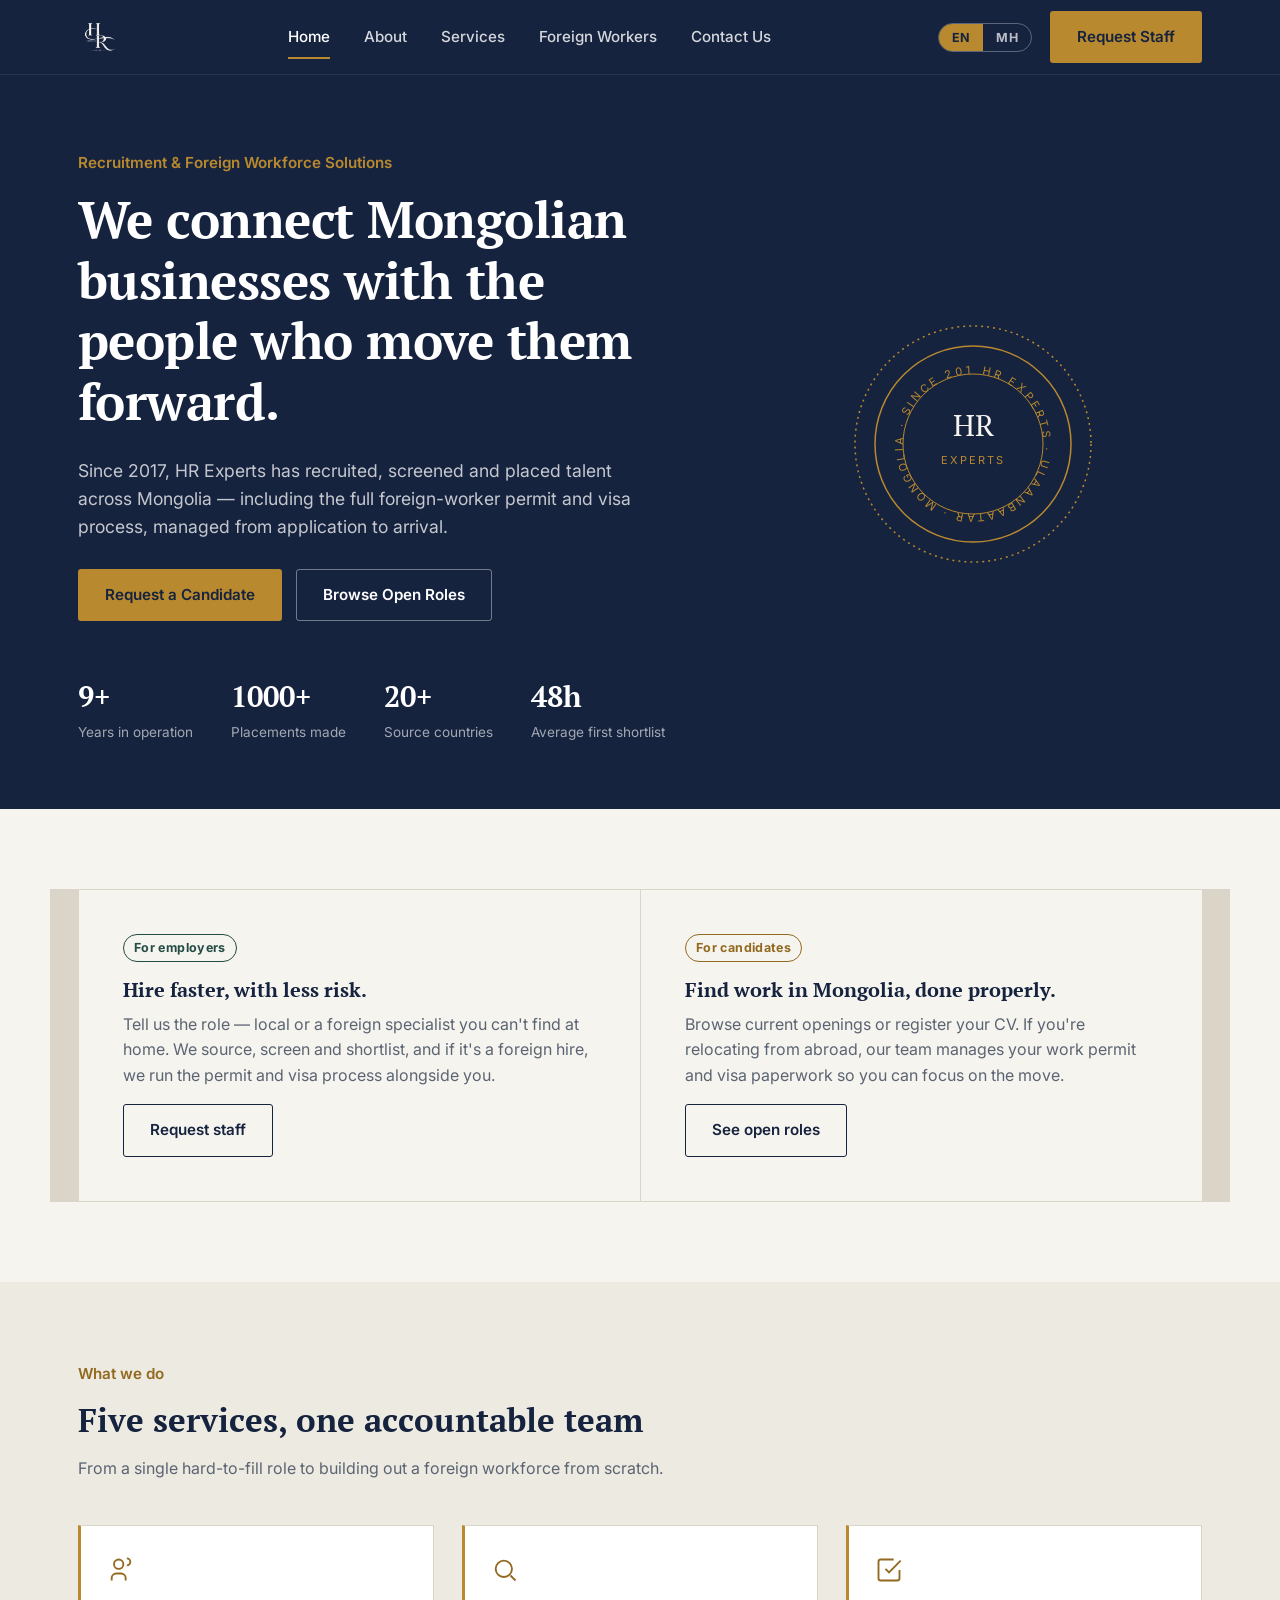
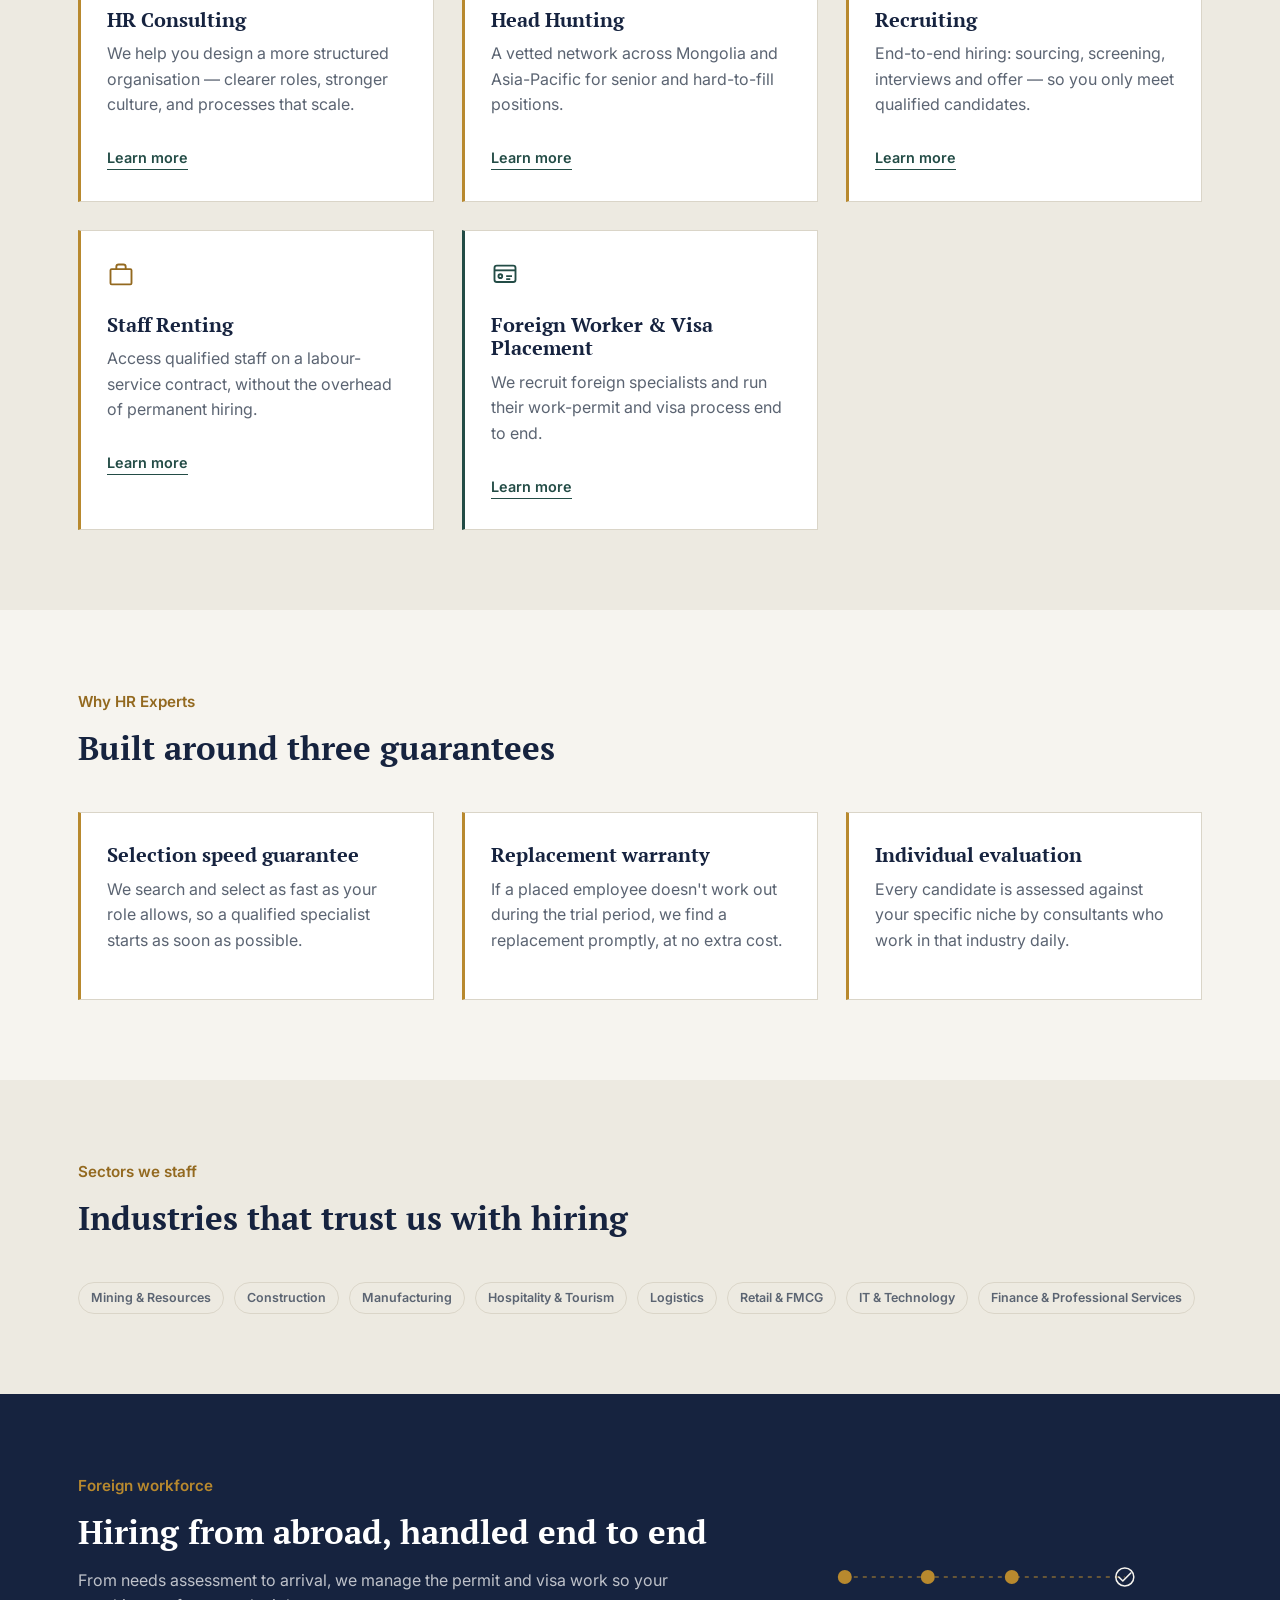
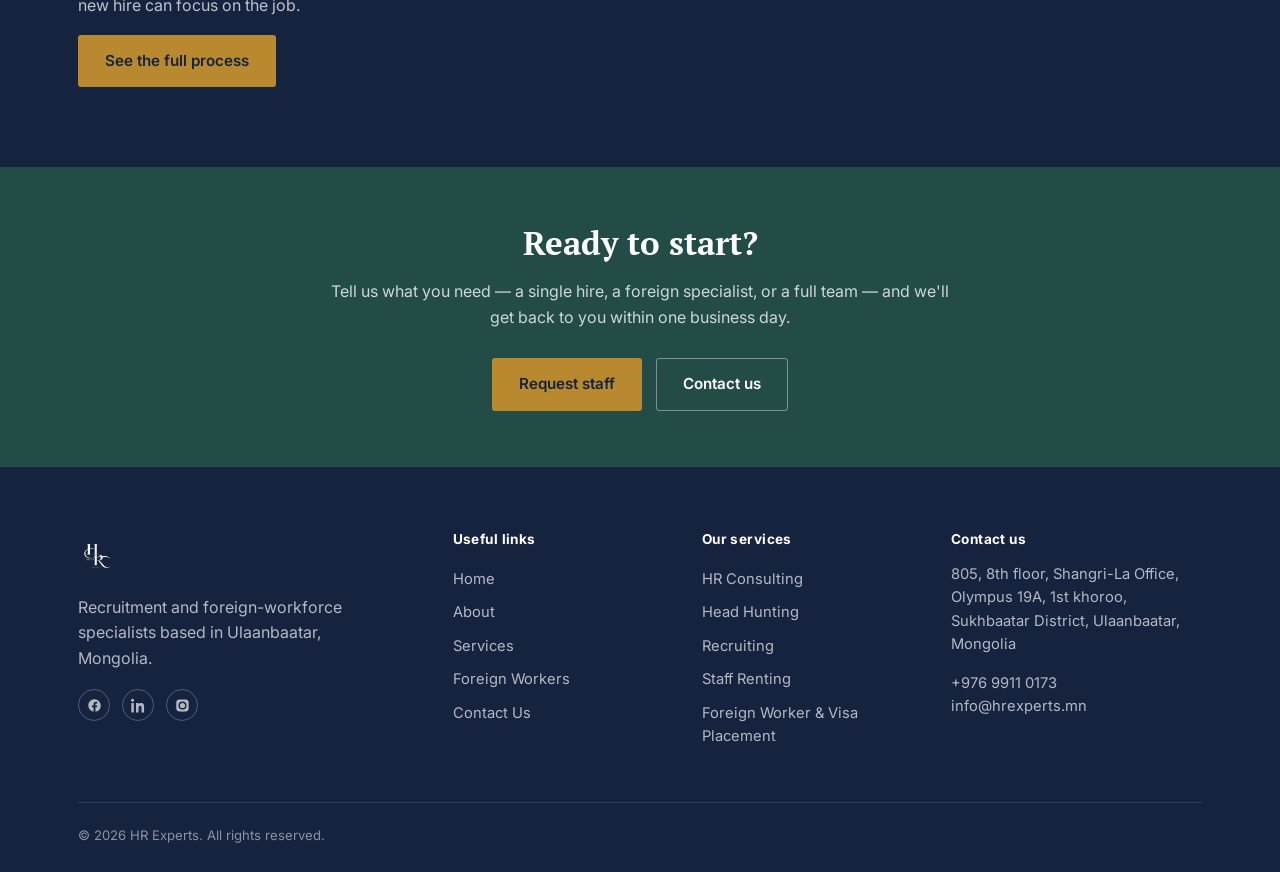
<file: index.html>
<!doctype html>
<html lang="en">
<head>
<meta charset="utf-8">
<meta name="viewport" content="width=device-width, initial-scale=1.0">
<title>HR Experts — Recruitment & Foreign Workforce Solutions, Mongolia</title>
<meta name="description" content="HR Experts is a Mongolian recruitment agency providing HR consulting, head hunting, recruiting, staff renting, and end-to-end foreign worker permit & visa placement.">
<link rel="preconnect" href="https://fonts.googleapis.com">
<link href="https://fonts.googleapis.com/css2?family=PT+Serif:wght@400;700&family=Inter:wght@400;500;600;700&display=swap" rel="stylesheet">
<link rel="icon" href="assets/img/favicon-32.png" sizes="32x32" type="image/png">
<link rel="icon" href="assets/img/favicon-512.png" sizes="512x512" type="image/png">
<link rel="apple-touch-icon" href="assets/img/favicon-180.png">
<meta name="theme-color" content="#16233F">
<link rel="stylesheet" href="assets/css/style.css">
</head>
<body>

<header class="site-header">
  <div class="container">
    <a href="index.html" class="logo"><img src="assets/img/logo-white.png" alt="HR Experts" width="140" height="145"></a>
    <nav class="nav">
      <a href="index.html" class="active" data-i18n="nav.home">Home</a>
      <a href="about.html" data-i18n="nav.about">About</a>
      <a href="services.html" data-i18n="nav.services">Services</a>
      <a href="foreign-workers.html" data-i18n="nav.fw">Foreign Workers</a>
      <a href="contact.html" data-i18n="nav.contact">Contact Us</a>
    </nav>
    <div class="header-right">
      <div class="lang-toggle">
        <button data-lang="en">EN</button>
        <button data-lang="mn">МН</button>
      </div>
      <a href="foreign-workers.html#employer-form" class="btn btn-primary" data-i18n="nav.cta">Request Staff</a>
      <button class="nav-toggle" aria-label="Menu">&#9776;</button>
    </div>
  </div>
</header>

<section class="hero">
  <div class="container">
    <div>
      <div class="hero-eyebrow" data-i18n="home.hero.eyebrow">Recruitment & Foreign Workforce Solutions</div>
      <h1 data-i18n="home.hero.h1">We connect Mongolian businesses with the people who move them forward.</h1>
      <p class="lead" data-i18n="home.hero.lead">Since 2017, HR Experts has recruited, screened and placed talent across Mongolia — including the full foreign-worker permit and visa process, managed from application to arrival.</p>
      <div class="hero-ctas">
        <a href="foreign-workers.html#employer-form" class="btn btn-primary" data-i18n="home.hero.cta1">Request a Candidate</a>
        <a href="foreign-workers.html#jobs" class="btn btn-ghost" data-i18n="home.hero.cta2">Browse Open Roles</a>
      </div>
      <div class="hero-stats">
        <div class="stat"><b data-i18n="home.stat1.n">9+</b><span data-i18n="home.stat1.l">Years in operation</span></div>
        <div class="stat"><b data-i18n="home.stat2.n">1000+</b><span data-i18n="home.stat2.l">Placements made</span></div>
        <div class="stat"><b data-i18n="home.stat3.n">20+</b><span data-i18n="home.stat3.l">Source countries</span></div>
        <div class="stat"><b data-i18n="home.stat4.n">48h</b><span data-i18n="home.stat4.l">Average first shortlist</span></div>
      </div>
    </div>
    <div class="hero-seal" aria-hidden="true">
      <svg width="240" height="240" viewBox="0 0 240 240" fill="none" xmlns="http://www.w3.org/2000/svg">
        <circle cx="120" cy="120" r="118" stroke="#B8892E" stroke-width="1.5" stroke-dasharray="2 4"/>
        <circle cx="120" cy="120" r="98" stroke="#B8892E" stroke-width="1.5"/>
        <circle cx="120" cy="120" r="70" stroke="#B8892E" stroke-width="1"/>
        <path id="ring" d="M120,50 a70,70 0 1,1 -0.1,0" fill="none"/>
        <text font-family="Inter, sans-serif" font-size="11" letter-spacing="3" fill="#B8892E">
          <textPath href="#ring" startOffset="2%">HR EXPERTS · ULAANBAATAR · MONGOLIA · SINCE 2017 ·</textPath>
        </text>
        <text x="120" y="112" text-anchor="middle" font-family="PT Serif, serif" font-size="30" fill="#F6F4EF">HR</text>
        <text x="120" y="140" text-anchor="middle" font-family="Inter, sans-serif" font-size="11" letter-spacing="2" fill="#B8892E">EXPERTS</text>
      </svg>
    </div>
  </div>
</section>

<section>
  <div class="container split" style="border:1px solid var(--line);">
    <div class="split-panel">
      <span class="tag" data-i18n="home.split.tag1">For employers</span>
      <h3 data-i18n="home.split.h1">Hire faster, with less risk.</h3>
      <p data-i18n="home.split.p1">Tell us the role — local or a foreign specialist you can't find at home. We source, screen and shortlist, and if it's a foreign hire, we run the permit and visa process alongside you.</p>
      <a href="foreign-workers.html#employer-form" class="btn btn-outline" data-i18n="home.split.cta1">Request staff</a>
    </div>
    <div class="split-panel">
      <span class="tag" data-i18n="home.split.tag2">For candidates</span>
      <h3 data-i18n="home.split.h2">Find work in Mongolia, done properly.</h3>
      <p data-i18n="home.split.p2">Browse current openings or register your CV. If you're relocating from abroad, our team manages your work permit and visa paperwork so you can focus on the move.</p>
      <a href="foreign-workers.html#jobs" class="btn btn-outline" data-i18n="home.split.cta2">See open roles</a>
    </div>
  </div>
</section>

<section class="alt">
  <div class="container">
    <div class="section-head">
      <div class="hero-eyebrow" style="color:var(--brass-dark)" data-i18n="home.services.eyebrow">What we do</div>
      <h2 data-i18n="home.services.h2">Five services, one accountable team</h2>
      <p data-i18n="home.services.p">From a single hard-to-fill role to building out a foreign workforce from scratch.</p>
    </div>
    <div class="grid grid-3">
      <div class="panel">
        <div class="icon"><svg width="28" height="28" viewBox="0 0 24 24" fill="none" stroke="currentColor" stroke-width="1.6"><path d="M4 21v-2a4 4 0 0 1 4-4h4a4 4 0 0 1 4 4v2"/><circle cx="10" cy="7" r="4"/><path d="M17 8a3 3 0 1 0 0-6"/></svg></div>
        <h3 data-i18n="home.s1.h">HR Consulting</h3>
        <p data-i18n="home.s1.p">We help you design a more structured organisation — clearer roles, stronger culture, and processes that scale.</p>
        <a class="more" href="services.html" data-i18n="home.more">Learn more</a>
      </div>
      <div class="panel">
        <div class="icon"><svg width="28" height="28" viewBox="0 0 24 24" fill="none" stroke="currentColor" stroke-width="1.6"><circle cx="11" cy="11" r="7"/><path d="M21 21l-4.3-4.3"/></svg></div>
        <h3 data-i18n="home.s2.h">Head Hunting</h3>
        <p data-i18n="home.s2.p">A vetted network across Mongolia and Asia-Pacific for senior and hard-to-fill positions.</p>
        <a class="more" href="services.html" data-i18n="home.more">Learn more</a>
      </div>
      <div class="panel">
        <div class="icon"><svg width="28" height="28" viewBox="0 0 24 24" fill="none" stroke="currentColor" stroke-width="1.6"><path d="M9 11l3 3L22 4"/><path d="M21 12v7a2 2 0 0 1-2 2H5a2 2 0 0 1-2-2V5a2 2 0 0 1 2-2h11"/></svg></div>
        <h3 data-i18n="home.s3.h">Recruiting</h3>
        <p data-i18n="home.s3.p">End-to-end hiring: sourcing, screening, interviews and offer — so you only meet qualified candidates.</p>
        <a class="more" href="services.html" data-i18n="home.more">Learn more</a>
      </div>
      <div class="panel">
        <div class="icon"><svg width="28" height="28" viewBox="0 0 24 24" fill="none" stroke="currentColor" stroke-width="1.6"><rect x="3" y="7" width="18" height="13" rx="1"/><path d="M8 7V5a2 2 0 0 1 2-2h4a2 2 0 0 1 2 2v2"/></svg></div>
        <h3 data-i18n="home.s4.h">Staff Renting</h3>
        <p data-i18n="home.s4.p">Access qualified staff on a labour-service contract, without the overhead of permanent hiring.</p>
        <a class="more" href="services.html" data-i18n="home.more">Learn more</a>
      </div>
      <div class="panel" style="border-left-color:var(--teal)">
        <div class="icon" style="color:var(--teal)"><svg width="28" height="28" viewBox="0 0 24 24" fill="none" stroke="currentColor" stroke-width="1.6"><rect x="3" y="4" width="18" height="14" rx="2"/><path d="M3 8h18"/><circle cx="8" cy="13" r="1.6"/><path d="M13 13h5M13 15.5h3.5"/></svg></div>
        <h3 data-i18n="home.s5.h">Foreign Worker & Visa Placement</h3>
        <p data-i18n="home.s5.p">We recruit foreign specialists and run their work-permit and visa process end to end.</p>
        <a class="more" href="foreign-workers.html" data-i18n="home.more">Learn more</a>
      </div>
    </div>
  </div>
</section>

<section>
  <div class="container">
    <div class="section-head">
      <div class="hero-eyebrow" style="color:var(--brass-dark)" data-i18n="home.why.eyebrow">Why HR Experts</div>
      <h2 data-i18n="home.why.h2">Built around three guarantees</h2>
    </div>
    <div class="grid grid-3">
      <div class="panel">
        <h3 data-i18n="home.why1.h">Selection speed guarantee</h3>
        <p data-i18n="home.why1.p">We search and select as fast as your role allows, so a qualified specialist starts as soon as possible.</p>
      </div>
      <div class="panel">
        <h3 data-i18n="home.why2.h">Replacement warranty</h3>
        <p data-i18n="home.why2.p">If a placed employee doesn't work out during the trial period, we find a replacement promptly, at no extra cost.</p>
      </div>
      <div class="panel">
        <h3 data-i18n="home.why3.h">Individual evaluation</h3>
        <p data-i18n="home.why3.p">Every candidate is assessed against your specific niche by consultants who work in that industry daily.</p>
      </div>
    </div>
  </div>
</section>

<section class="alt">
  <div class="container">
    <div class="section-head">
      <div class="hero-eyebrow" style="color:var(--brass-dark)" data-i18n="home.industries.eyebrow">Sectors we staff</div>
      <h2 data-i18n="home.industries.h2">Industries that trust us with hiring</h2>
    </div>
    <div class="badge-row">
      <span class="badge" data-i18n="home.ind1">Mining & Resources</span>
      <span class="badge" data-i18n="home.ind2">Construction</span>
      <span class="badge" data-i18n="home.ind3">Manufacturing</span>
      <span class="badge" data-i18n="home.ind4">Hospitality & Tourism</span>
      <span class="badge" data-i18n="home.ind5">Logistics</span>
      <span class="badge" data-i18n="home.ind6">Retail & FMCG</span>
      <span class="badge" data-i18n="home.ind7">IT & Technology</span>
      <span class="badge" data-i18n="home.ind8">Finance & Professional Services</span>
    </div>
  </div>
</section>

<section class="dark">
  <div class="container" style="display:grid; grid-template-columns:1.2fr .8fr; gap:40px; align-items:center;">
    <div>
      <div class="hero-eyebrow" data-i18n="home.process.eyebrow">Foreign workforce</div>
      <h2 data-i18n="home.process.h2">Hiring from abroad, handled end to end</h2>
      <p data-i18n="home.process.p">From needs assessment to arrival, we manage the permit and visa work so your new hire can focus on the job.</p>
      <a href="foreign-workers.html#process" class="btn btn-primary" data-i18n="home.process.cta">See the full process</a>
    </div>
    <div>
      <svg width="100%" height="180" viewBox="0 0 320 180" fill="none" xmlns="http://www.w3.org/2000/svg">
        <line x1="20" y1="90" x2="300" y2="90" stroke="#B8892E" stroke-width="1" stroke-dasharray="4 5"/>
        <circle cx="20" cy="90" r="7" fill="#B8892E"/>
        <circle cx="103" cy="90" r="7" fill="#B8892E"/>
        <circle cx="187" cy="90" r="7" fill="#B8892E"/>
        <circle cx="300" cy="90" r="9" fill="none" stroke="#F6F4EF" stroke-width="1.5"/>
        <path d="M294 90l4 4 8-8" stroke="#F6F4EF" stroke-width="1.6" fill="none" stroke-linecap="round" stroke-linejoin="round"/>
      </svg>
    </div>
  </div>
</section>

<section class="cta-band">
  <div class="container">
    <h2 data-i18n="home.cta.h2">Ready to start?</h2>
    <p data-i18n="home.cta.p">Tell us what you need — a single hire, a foreign specialist, or a full team — and we'll get back to you within one business day.</p>
    <div class="hero-ctas" style="justify-content:center;">
      <a href="foreign-workers.html#employer-form" class="btn btn-primary" data-i18n="home.cta.btn1">Request staff</a>
      <a href="contact.html" class="btn btn-ghost" data-i18n="home.cta.btn2">Contact us</a>
    </div>
  </div>
</section>

<footer class="site-footer" id="site-footer-include"></footer>

<script src="assets/js/main.js"></script>
<script src="assets/js/footer.js"></script>
</body>
</html>
</file>
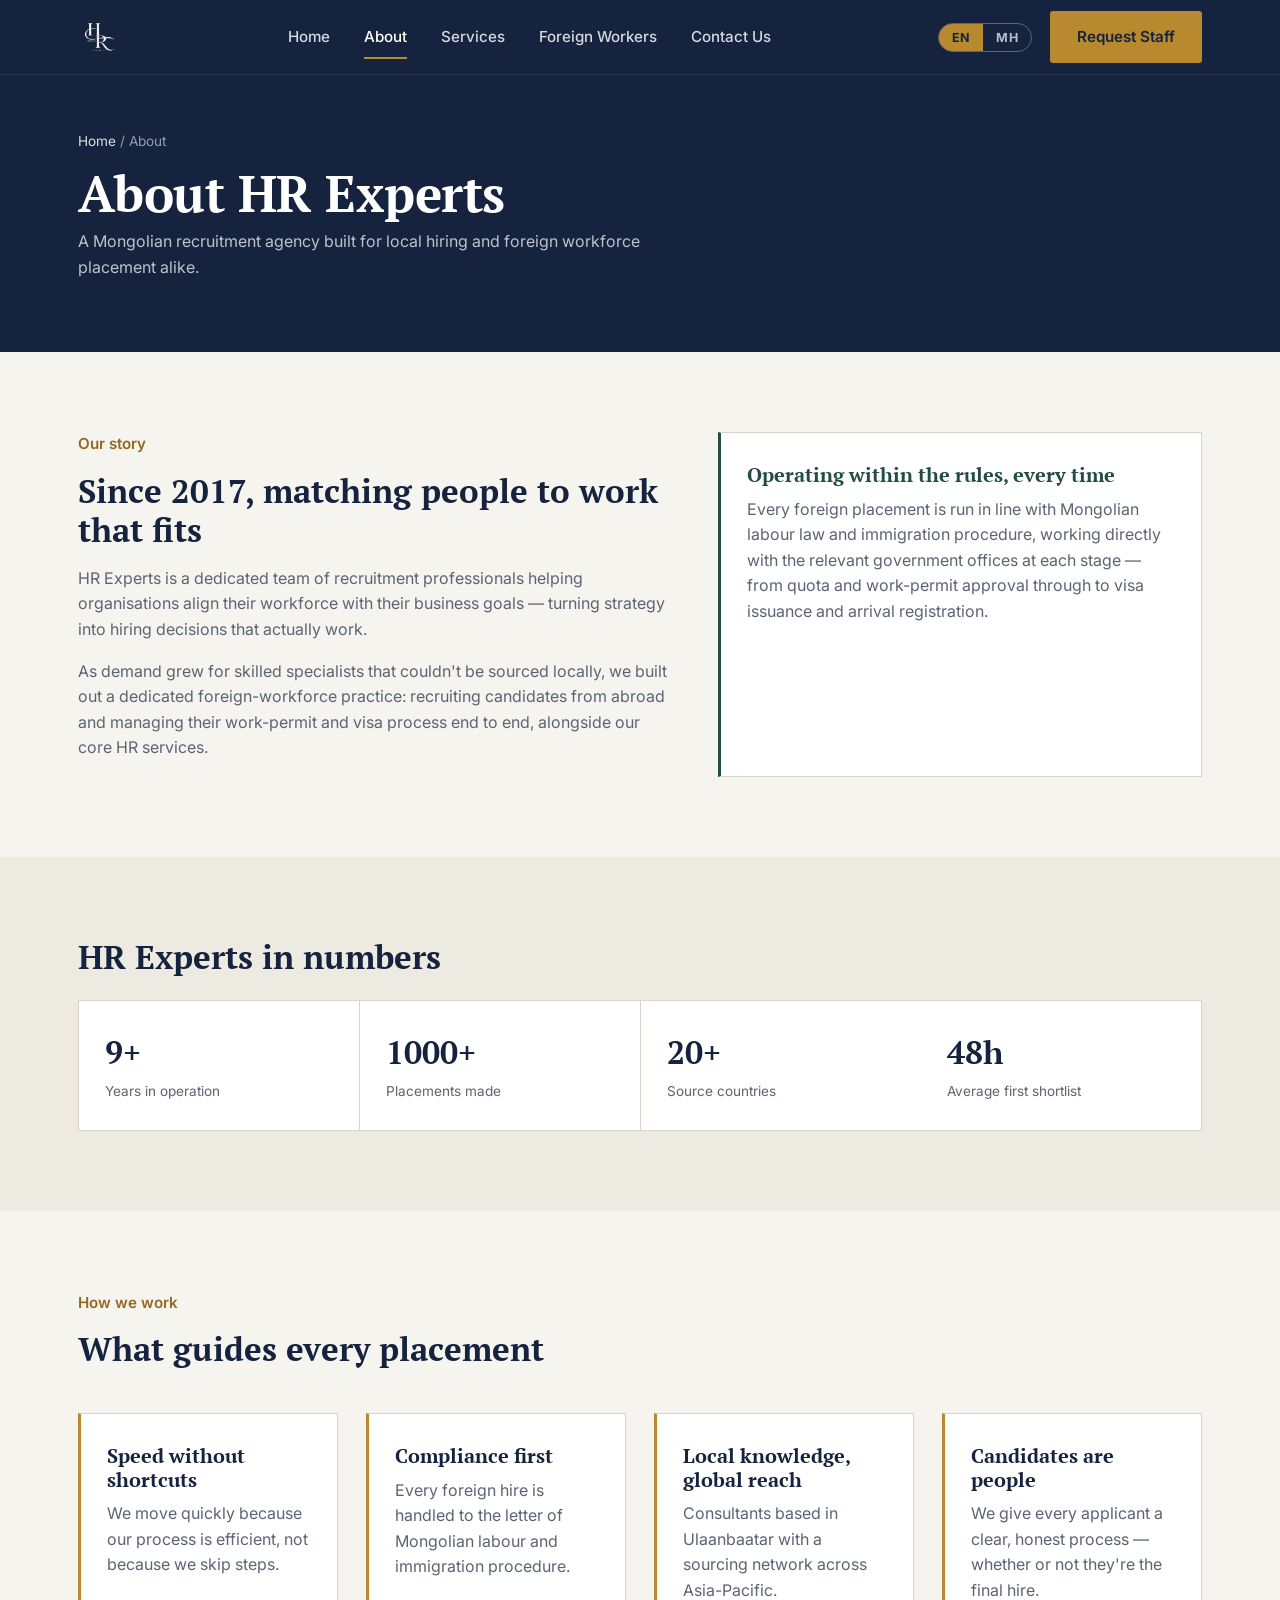
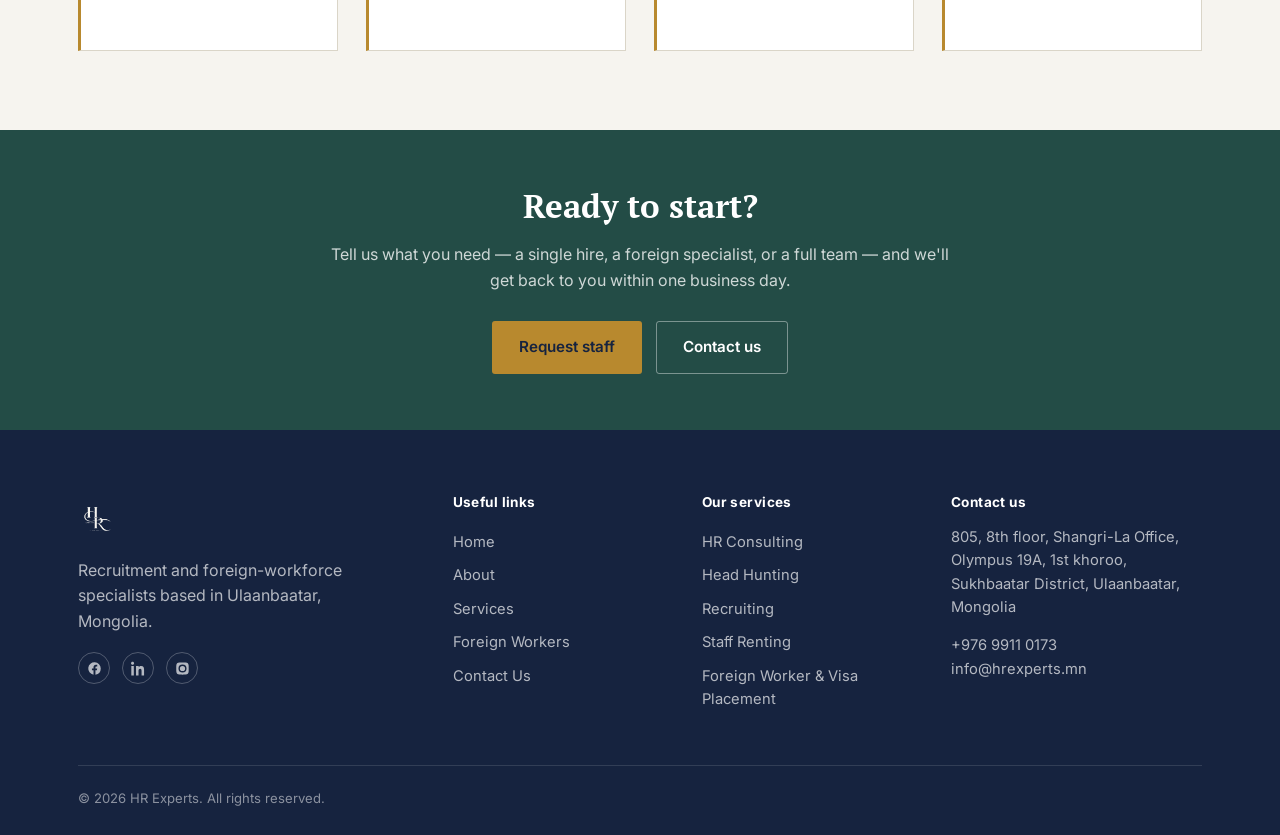
<file: about.html>
<!doctype html>
<html lang="en">
<head>
<meta charset="utf-8">
<meta name="viewport" content="width=device-width, initial-scale=1.0">
<title>About Us — HR Experts</title>
<meta name="description" content="HR Experts is a Mongolian recruitment agency operating since 2017, specialising in HR consulting, recruiting, and foreign workforce placement.">
<link rel="preconnect" href="https://fonts.googleapis.com">
<link href="https://fonts.googleapis.com/css2?family=PT+Serif:wght@400;700&family=Inter:wght@400;500;600;700&display=swap" rel="stylesheet">
<link rel="icon" href="assets/img/favicon-32.png" sizes="32x32" type="image/png">
<link rel="icon" href="assets/img/favicon-512.png" sizes="512x512" type="image/png">
<link rel="apple-touch-icon" href="assets/img/favicon-180.png">
<meta name="theme-color" content="#16233F">
<link rel="stylesheet" href="assets/css/style.css">
</head>
<body>

<header class="site-header">
  <div class="container">
    <a href="index.html" class="logo"><img src="assets/img/logo-white.png" alt="HR Experts" width="140" height="145"></a>
    <nav class="nav">
      <a href="index.html" data-i18n="nav.home">Home</a>
      <a href="about.html" class="active" data-i18n="nav.about">About</a>
      <a href="services.html" data-i18n="nav.services">Services</a>
      <a href="foreign-workers.html" data-i18n="nav.fw">Foreign Workers</a>
      <a href="contact.html" data-i18n="nav.contact">Contact Us</a>
    </nav>
    <div class="header-right">
      <div class="lang-toggle">
        <button data-lang="en">EN</button>
        <button data-lang="mn">МН</button>
      </div>
      <a href="foreign-workers.html#employer-form" class="btn btn-primary" data-i18n="nav.cta">Request Staff</a>
      <button class="nav-toggle" aria-label="Menu">&#9776;</button>
    </div>
  </div>
</header>

<section class="page-hero">
  <div class="container">
    <div class="crumb"><a href="index.html" data-i18n="nav.home">Home</a> / <span data-i18n="about.crumb">About</span></div>
    <h1 data-i18n="about.h1">About HR Experts</h1>
    <p data-i18n="about.lead">A Mongolian recruitment agency built for local hiring and foreign workforce placement alike.</p>
  </div>
</section>

<section>
  <div class="container" style="display:grid; grid-template-columns:1.1fr .9fr; gap:48px;">
    <div>
      <div class="hero-eyebrow" style="color:var(--brass-dark)" data-i18n="about.story.eyebrow">Our story</div>
      <h2 data-i18n="about.story.h2">Since 2017, matching people to work that fits</h2>
      <p data-i18n="about.story.p1">HR Experts is a dedicated team of recruitment professionals helping organisations align their workforce with their business goals — turning strategy into hiring decisions that actually work.</p>
      <p data-i18n="about.story.p2">As demand grew for skilled specialists that couldn't be sourced locally, we built out a dedicated foreign-workforce practice: recruiting candidates from abroad and managing their work-permit and visa process end to end, alongside our core HR services.</p>
    </div>
    <div class="panel" style="border-left-color:var(--teal)">
      <h3 style="color:var(--teal)" data-i18n="about.compliance.h3">Operating within the rules, every time</h3>
      <p data-i18n="about.compliance.p">Every foreign placement is run in line with Mongolian labour law and immigration procedure, working directly with the relevant government offices at each stage — from quota and work-permit approval through to visa issuance and arrival registration.</p>
    </div>
  </div>
</section>

<section class="alt">
  <div class="container">
    <h2 style="margin-bottom:24px;" data-i18n="about.stats.h2">HR Experts in numbers</h2>
    <div class="stat-strip">
      <div><b data-i18n="home.stat1.n">9+</b><span data-i18n="home.stat1.l">Years in operation</span></div>
      <div><b data-i18n="home.stat2.n">1000+</b><span data-i18n="home.stat2.l">Placements made</span></div>
      <div><b data-i18n="home.stat3.n">20+</b><span data-i18n="home.stat3.l">Source countries</span></div>
      <div><b data-i18n="home.stat4.n">48h</b><span data-i18n="home.stat4.l">Average first shortlist</span></div>
    </div>
  </div>
</section>

<section>
  <div class="container">
    <div class="section-head">
      <div class="hero-eyebrow" style="color:var(--brass-dark)" data-i18n="about.values.eyebrow">How we work</div>
      <h2 data-i18n="about.values.h2">What guides every placement</h2>
    </div>
    <div class="grid grid-4">
      <div class="panel">
        <h3 data-i18n="about.v1.h">Speed without shortcuts</h3>
        <p data-i18n="about.v1.p">We move quickly because our process is efficient, not because we skip steps.</p>
      </div>
      <div class="panel">
        <h3 data-i18n="about.v2.h">Compliance first</h3>
        <p data-i18n="about.v2.p">Every foreign hire is handled to the letter of Mongolian labour and immigration procedure.</p>
      </div>
      <div class="panel">
        <h3 data-i18n="about.v3.h">Local knowledge, global reach</h3>
        <p data-i18n="about.v3.p">Consultants based in Ulaanbaatar with a sourcing network across Asia-Pacific.</p>
      </div>
      <div class="panel">
        <h3 data-i18n="about.v4.h">Candidates are people</h3>
        <p data-i18n="about.v4.p">We give every applicant a clear, honest process — whether or not they're the final hire.</p>
      </div>
    </div>
  </div>
</section>

<section class="cta-band">
  <div class="container">
    <h2 data-i18n="home.cta.h2">Ready to start?</h2>
    <p data-i18n="home.cta.p">Tell us what you need — a single hire, a foreign specialist, or a full team — and we'll get back to you within one business day.</p>
    <div class="hero-ctas" style="justify-content:center;">
      <a href="foreign-workers.html#employer-form" class="btn btn-primary" data-i18n="home.cta.btn1">Request staff</a>
      <a href="contact.html" class="btn btn-ghost" data-i18n="home.cta.btn2">Contact us</a>
    </div>
  </div>
</section>

<footer class="site-footer" id="site-footer-include"></footer>

<script src="assets/js/main.js"></script>
<script src="assets/js/footer.js"></script>
</body>
</html>
</file>
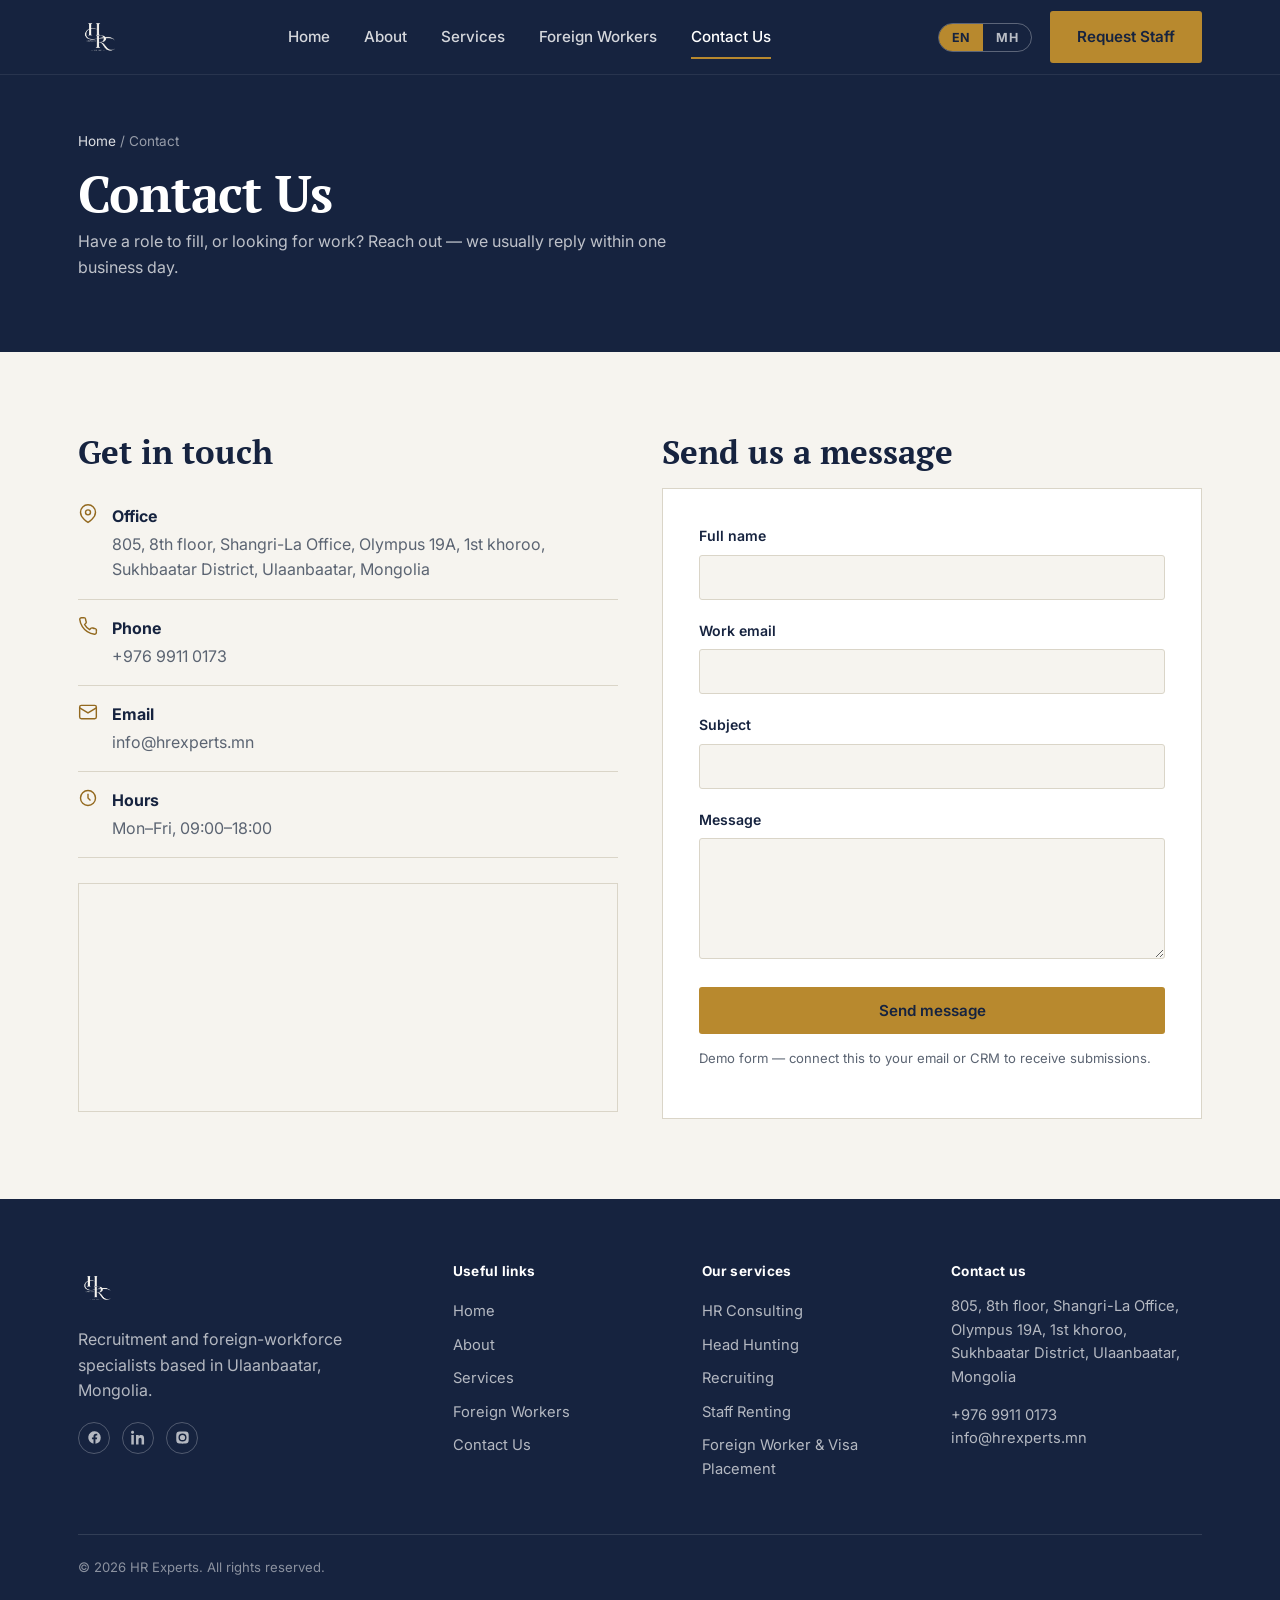
<file: contact.html>
<!doctype html>
<html lang="en">
<head>
<meta charset="utf-8">
<meta name="viewport" content="width=device-width, initial-scale=1.0">
<title>Contact Us — HR Experts</title>
<meta name="description" content="Get in touch with HR Experts in Ulaanbaatar, Mongolia — for hiring requests, foreign worker placement, or general enquiries.">
<link rel="preconnect" href="https://fonts.googleapis.com">
<link href="https://fonts.googleapis.com/css2?family=PT+Serif:wght@400;700&family=Inter:wght@400;500;600;700&display=swap" rel="stylesheet">
<link rel="icon" href="assets/img/favicon-32.png" sizes="32x32" type="image/png">
<link rel="icon" href="assets/img/favicon-512.png" sizes="512x512" type="image/png">
<link rel="apple-touch-icon" href="assets/img/favicon-180.png">
<meta name="theme-color" content="#16233F">
<link rel="stylesheet" href="assets/css/style.css">
</head>
<body>

<header class="site-header">
  <div class="container">
    <a href="index.html" class="logo"><img src="assets/img/logo-white.png" alt="HR Experts" width="140" height="145"></a>
    <nav class="nav">
      <a href="index.html" data-i18n="nav.home">Home</a>
      <a href="about.html" data-i18n="nav.about">About</a>
      <a href="services.html" data-i18n="nav.services">Services</a>
      <a href="foreign-workers.html" data-i18n="nav.fw">Foreign Workers</a>
      <a href="contact.html" class="active" data-i18n="nav.contact">Contact Us</a>
    </nav>
    <div class="header-right">
      <div class="lang-toggle">
        <button data-lang="en">EN</button>
        <button data-lang="mn">МН</button>
      </div>
      <a href="foreign-workers.html#employer-form" class="btn btn-primary" data-i18n="nav.cta">Request Staff</a>
      <button class="nav-toggle" aria-label="Menu">&#9776;</button>
    </div>
  </div>
</header>

<section class="page-hero">
  <div class="container">
    <div class="crumb"><a href="index.html" data-i18n="nav.home">Home</a> / <span data-i18n="contact.crumb">Contact</span></div>
    <h1 data-i18n="contact.h1">Contact Us</h1>
    <p data-i18n="contact.lead">Have a role to fill, or looking for work? Reach out — we usually reply within one business day.</p>
  </div>
</section>

<section>
  <div class="container contact-grid">
    <div>
      <h2 data-i18n="contact.details.h2">Get in touch</h2>

      <div class="contact-detail">
        <svg width="20" height="20" viewBox="0 0 24 24" fill="none" stroke="currentColor" stroke-width="1.7"><path d="M21 10c0 7-9 12-9 12s-9-5-9-12a9 9 0 1 1 18 0z"/><circle cx="12" cy="10" r="3"/></svg>
        <div><strong data-i18n="contact.addr.l">Office</strong><p style="margin:2px 0 0;">805, 8th floor, Shangri-La Office, Olympus 19A, 1st khoroo, Sukhbaatar District, Ulaanbaatar, Mongolia</p></div>
      </div>
      <div class="contact-detail">
        <svg width="20" height="20" viewBox="0 0 24 24" fill="none" stroke="currentColor" stroke-width="1.7"><path d="M22 16.9v3a2 2 0 0 1-2.2 2 19.8 19.8 0 0 1-8.6-3.1 19.5 19.5 0 0 1-6-6 19.8 19.8 0 0 1-3.1-8.7A2 2 0 0 1 4.1 2h3a2 2 0 0 1 2 1.7c.1 1 .3 2 .7 3a2 2 0 0 1-.4 2.1L8 10.3a16 16 0 0 0 6 6l1.5-1.5a2 2 0 0 1 2.1-.4c1 .4 2 .6 3 .7a2 2 0 0 1 1.4 2.8z"/></svg>
        <div><strong data-i18n="contact.phone.l">Phone</strong><p style="margin:2px 0 0;">+976 9911 0173</p></div>
      </div>
      <div class="contact-detail">
        <svg width="20" height="20" viewBox="0 0 24 24" fill="none" stroke="currentColor" stroke-width="1.7"><rect x="2" y="4" width="20" height="16" rx="2"/><path d="M2 7l10 6 10-6"/></svg>
        <div><strong data-i18n="contact.email.l">Email</strong><p style="margin:2px 0 0;">info@hrexperts.mn</p></div>
      </div>
      <div class="contact-detail">
        <svg width="20" height="20" viewBox="0 0 24 24" fill="none" stroke="currentColor" stroke-width="1.7"><circle cx="12" cy="12" r="9"/><path d="M12 7v5l3 3"/></svg>
        <div><strong data-i18n="contact.hours.l">Hours</strong><p style="margin:2px 0 0;" data-i18n="contact.hours.v">Mon–Fri, 09:00–18:00</p></div>
      </div>

      <div style="margin-top:24px; border:1px solid var(--line); overflow:hidden;">
        <iframe title="HR Experts office map" width="100%" height="220" style="border:0;" loading="lazy"
          src="https://www.google.com/maps?q=Shangri-La+Office+Olympus+19A+Sukhbaatar+District+Ulaanbaatar+Mongolia&output=embed"></iframe>
      </div>
    </div>

    <div>
      <h2 data-i18n="contact.form.h2">Send us a message</h2>
      <div class="form-success" id="contact-success" data-i18n="contact.f.success">Thanks for reaching out — we'll reply within one business day.</div>
      <form class="form-card" data-demo-form data-success="contact-success">
        <div class="field"><label data-i18n="fw.f.name">Full name</label><input type="text" required></div>
        <div class="field"><label data-i18n="fw.f.email">Work email</label><input type="email" required></div>
        <div class="field"><label data-i18n="fw.f.subject">Subject</label><input type="text" required></div>
        <div class="field"><label data-i18n="fw.f.msg">Message</label><textarea rows="5" required></textarea></div>
        <button type="submit" class="btn btn-primary btn-block" data-i18n="contact.f.submit">Send message</button>
        <p class="form-note">Demo form — connect this to your email or CRM to receive submissions.</p>
      </form>
    </div>
  </div>
</section>

<footer class="site-footer" id="site-footer-include"></footer>

<script src="assets/js/main.js"></script>
<script src="assets/js/footer.js"></script>
</body>
</html>
</file>
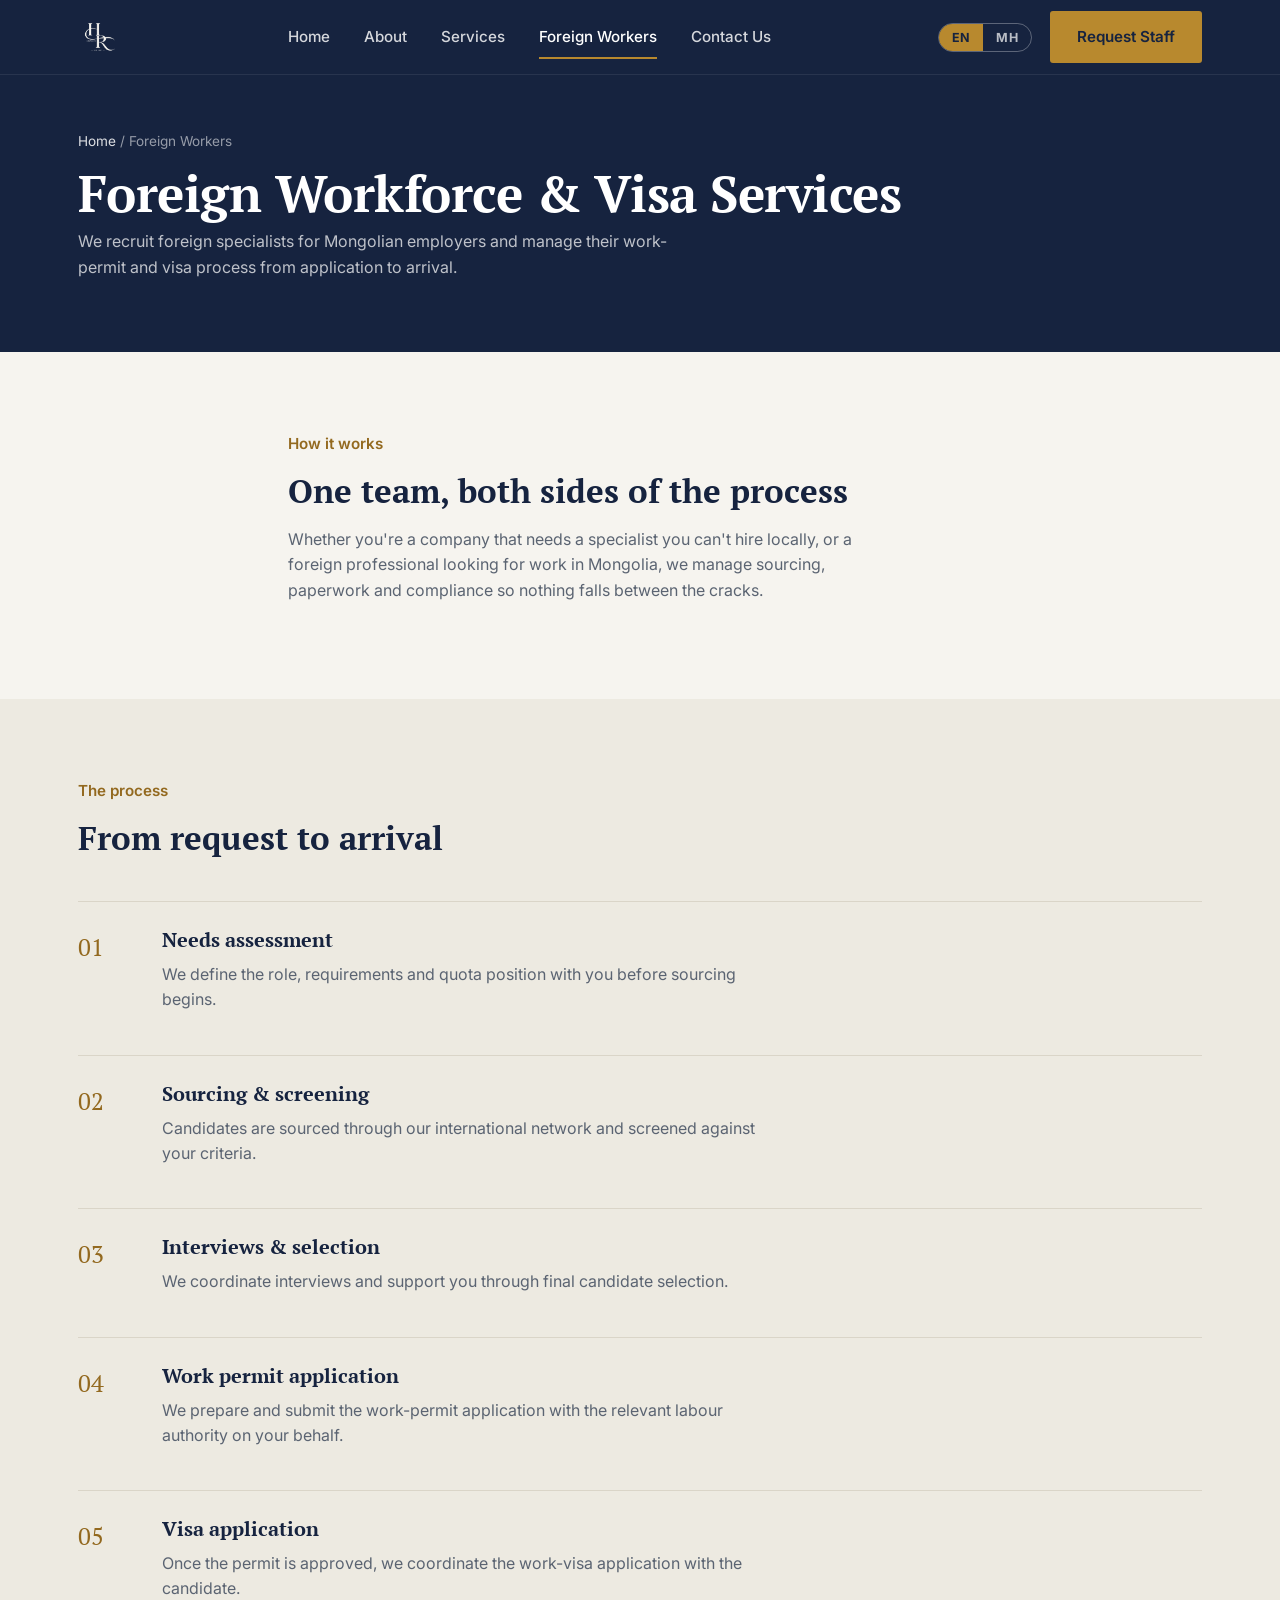
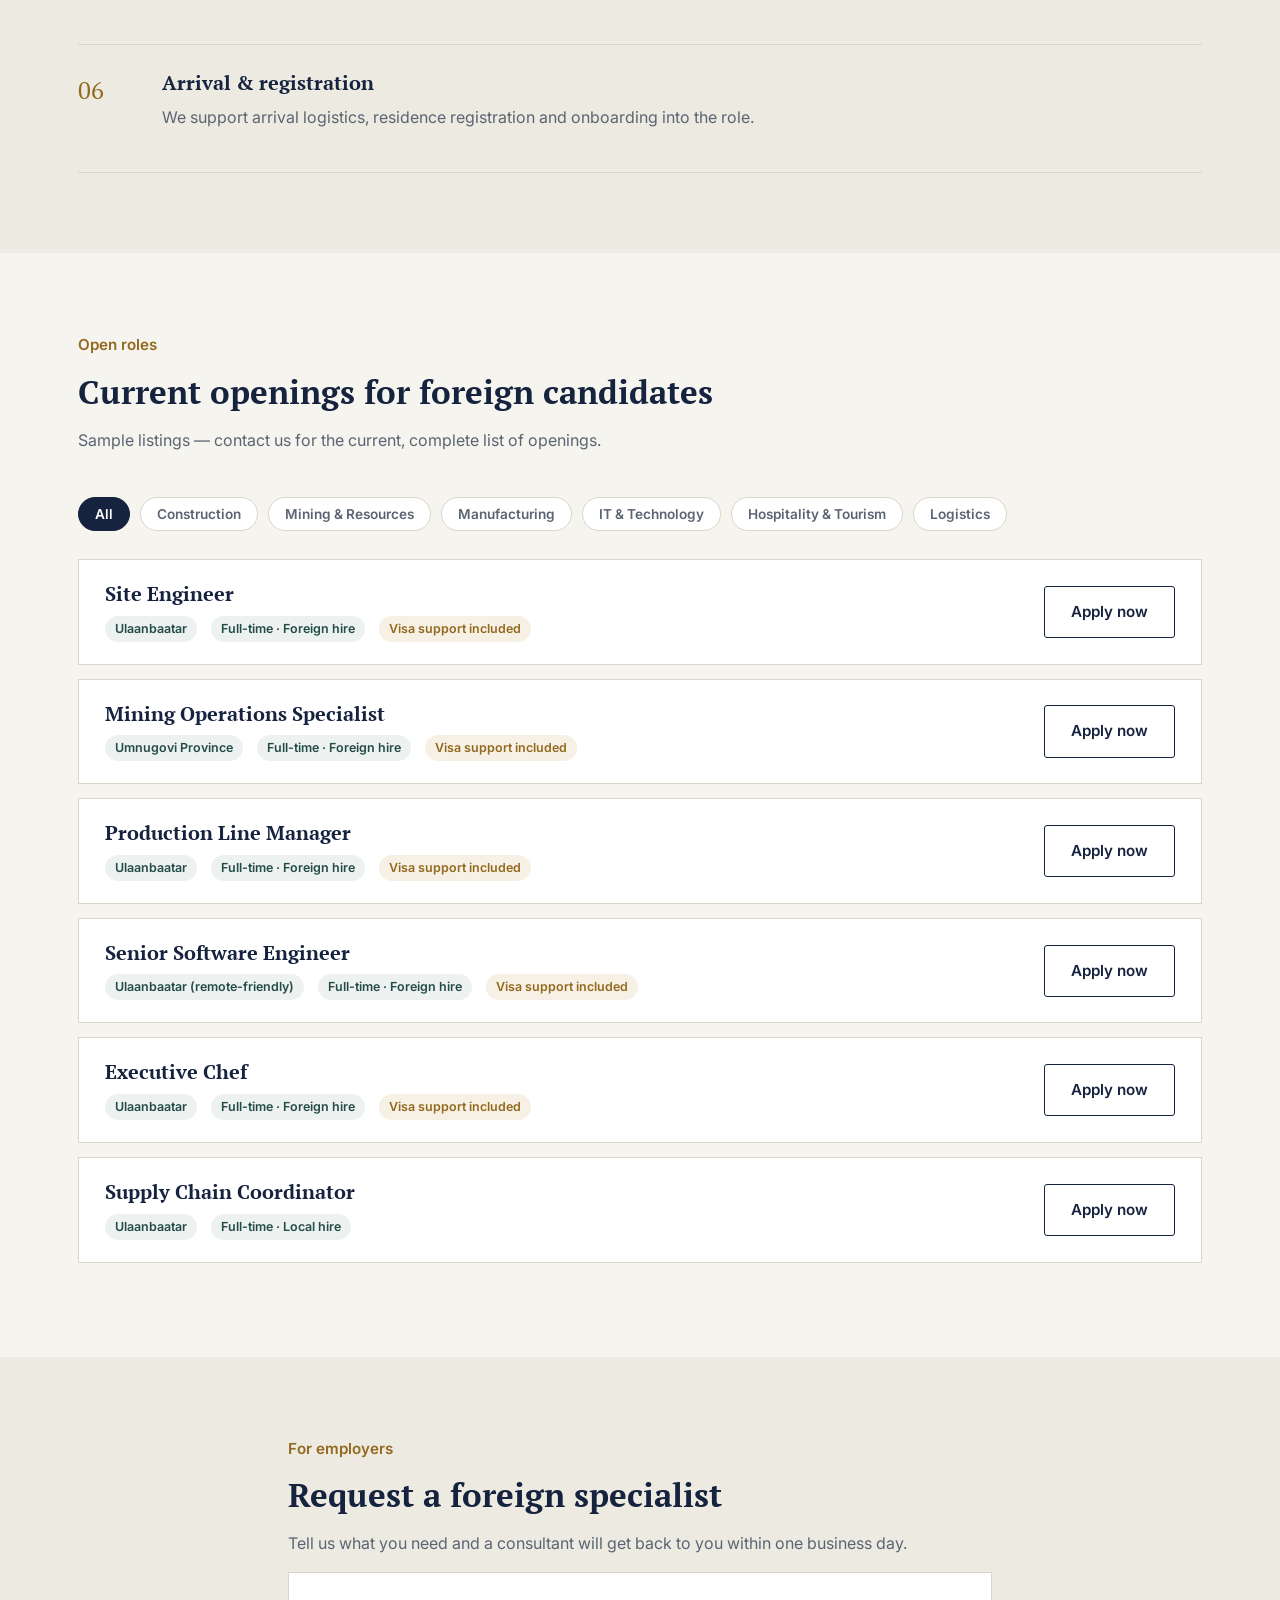
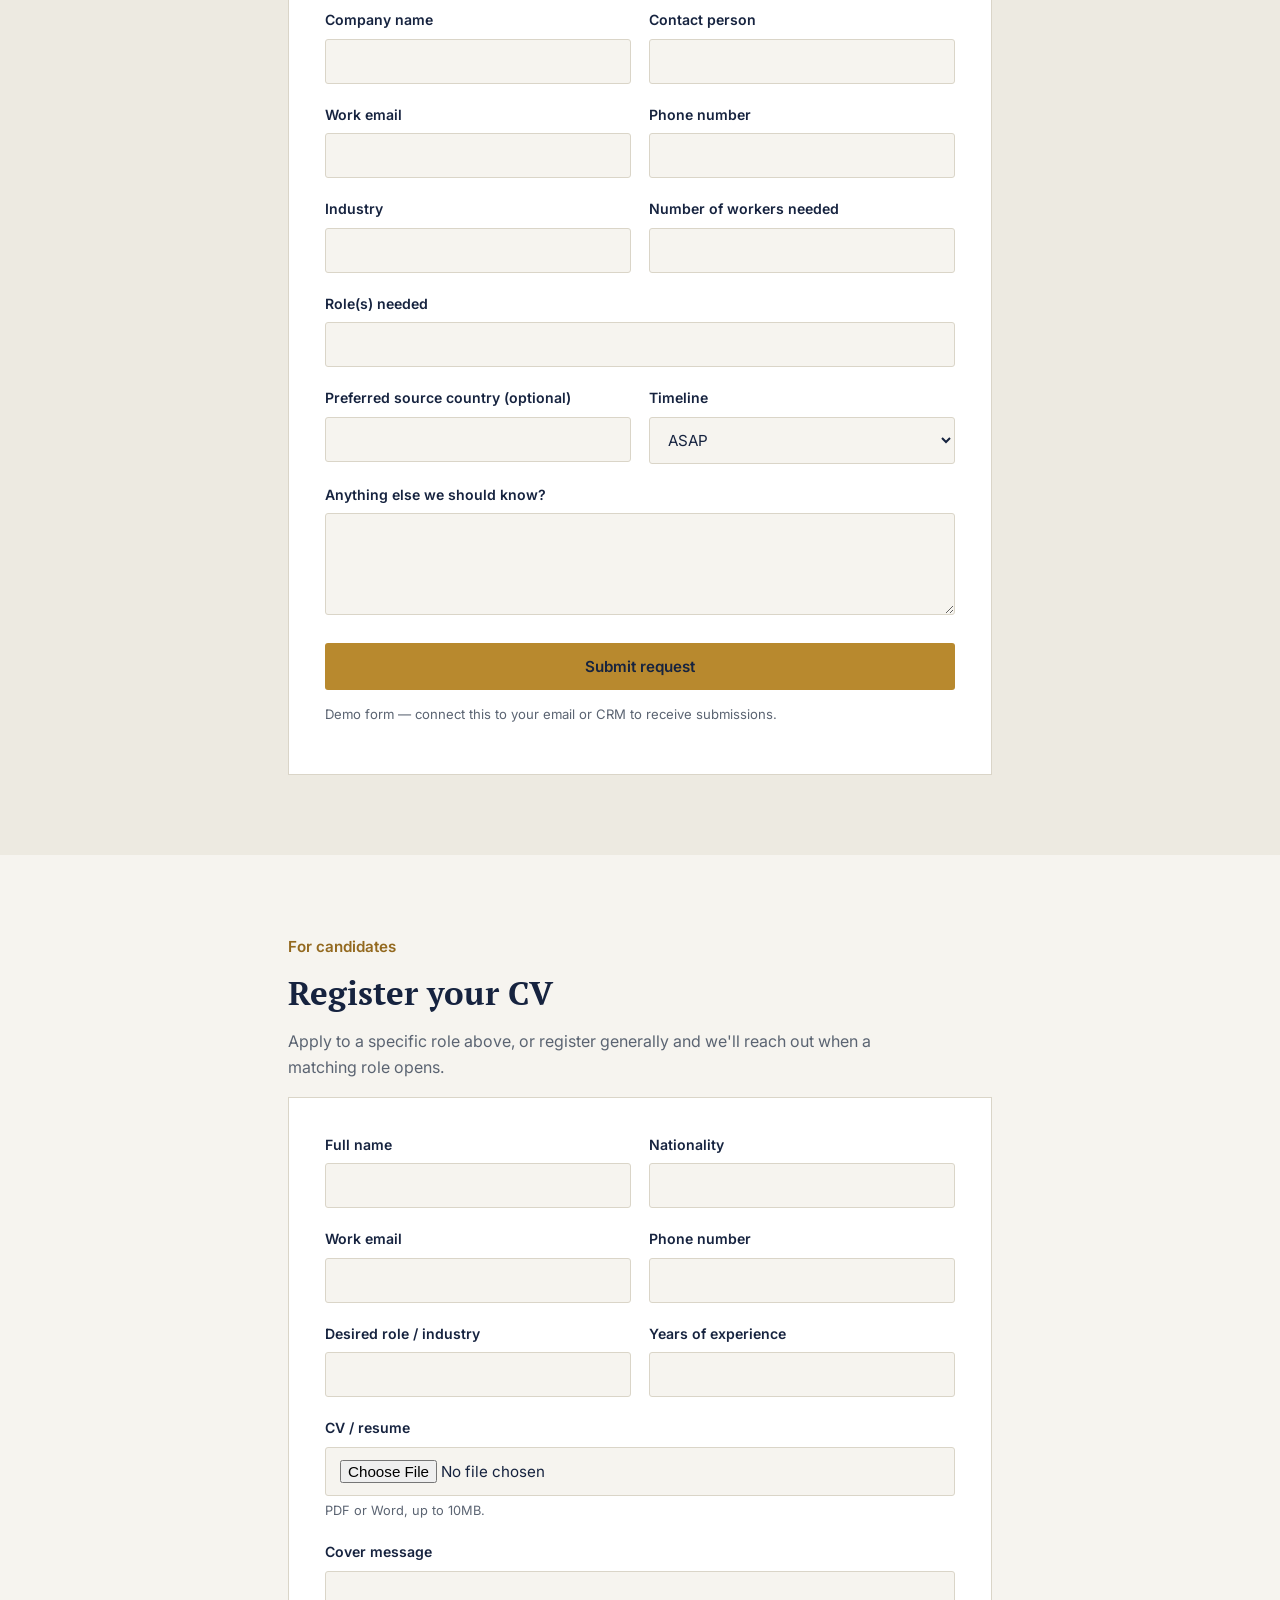
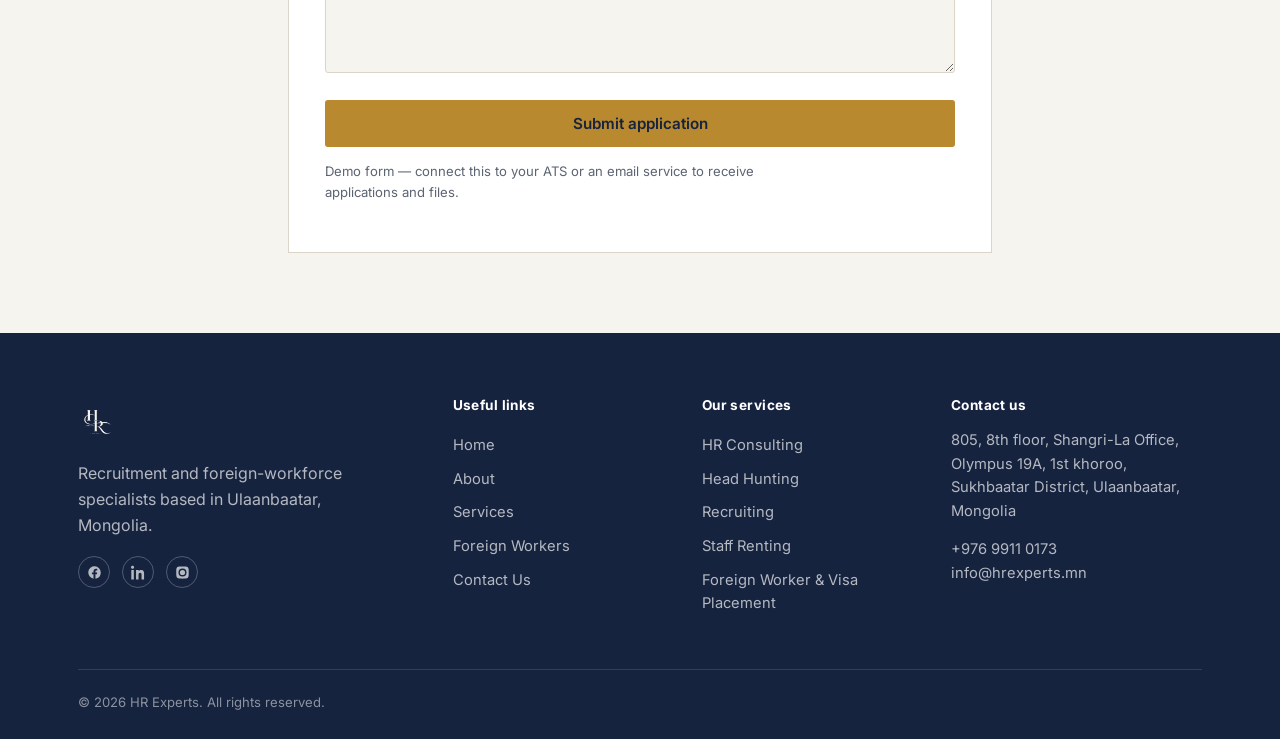
<file: foreign-workers.html>
<!doctype html>
<html lang="en">
<head>
<meta charset="utf-8">
<meta name="viewport" content="width=device-width, initial-scale=1.0">
<title>Foreign Workforce & Visa Services — HR Experts</title>
<meta name="description" content="HR Experts recruits foreign specialists for Mongolian employers and manages the work-permit and visa process end to end, from application to arrival.">
<link rel="preconnect" href="https://fonts.googleapis.com">
<link href="https://fonts.googleapis.com/css2?family=PT+Serif:wght@400;700&family=Inter:wght@400;500;600;700&display=swap" rel="stylesheet">
<link rel="icon" href="assets/img/favicon-32.png" sizes="32x32" type="image/png">
<link rel="icon" href="assets/img/favicon-512.png" sizes="512x512" type="image/png">
<link rel="apple-touch-icon" href="assets/img/favicon-180.png">
<meta name="theme-color" content="#16233F">
<link rel="stylesheet" href="assets/css/style.css">
</head>
<body>

<header class="site-header">
  <div class="container">
    <a href="index.html" class="logo"><img src="assets/img/logo-white.png" alt="HR Experts" width="140" height="145"></a>
    <nav class="nav">
      <a href="index.html" data-i18n="nav.home">Home</a>
      <a href="about.html" data-i18n="nav.about">About</a>
      <a href="services.html" data-i18n="nav.services">Services</a>
      <a href="foreign-workers.html" class="active" data-i18n="nav.fw">Foreign Workers</a>
      <a href="contact.html" data-i18n="nav.contact">Contact Us</a>
    </nav>
    <div class="header-right">
      <div class="lang-toggle">
        <button data-lang="en">EN</button>
        <button data-lang="mn">МН</button>
      </div>
      <a href="#employer-form" class="btn btn-primary" data-i18n="nav.cta">Request Staff</a>
      <button class="nav-toggle" aria-label="Menu">&#9776;</button>
    </div>
  </div>
</header>

<section class="page-hero">
  <div class="container">
    <div class="crumb"><a href="index.html" data-i18n="nav.home">Home</a> / <span data-i18n="fw.crumb">Foreign Workers</span></div>
    <h1 data-i18n="fw.h1">Foreign Workforce & Visa Services</h1>
    <p data-i18n="fw.lead">We recruit foreign specialists for Mongolian employers and manage their work-permit and visa process from application to arrival.</p>
  </div>
</section>

<section>
  <div class="container" style="max-width:760px;">
    <div class="hero-eyebrow" style="color:var(--brass-dark)" data-i18n="fw.intro.eyebrow">How it works</div>
    <h2 data-i18n="fw.intro.h2">One team, both sides of the process</h2>
    <p data-i18n="fw.intro.p">Whether you're a company that needs a specialist you can't hire locally, or a foreign professional looking for work in Mongolia, we manage sourcing, paperwork and compliance so nothing falls between the cracks.</p>
  </div>
</section>

<section class="alt" id="process">
  <div class="container">
    <div class="section-head">
      <div class="hero-eyebrow" style="color:var(--brass-dark)" data-i18n="fw.process.eyebrow">The process</div>
      <h2 data-i18n="fw.process.h2">From request to arrival</h2>
    </div>
    <div class="steps">
      <div class="step"><div class="num"></div><div><h3 data-i18n="fw.step1.h">Needs assessment</h3><p data-i18n="fw.step1.p">We define the role, requirements and quota position with you before sourcing begins.</p></div></div>
      <div class="step"><div class="num"></div><div><h3 data-i18n="fw.step2.h">Sourcing & screening</h3><p data-i18n="fw.step2.p">Candidates are sourced through our international network and screened against your criteria.</p></div></div>
      <div class="step"><div class="num"></div><div><h3 data-i18n="fw.step3.h">Interviews & selection</h3><p data-i18n="fw.step3.p">We coordinate interviews and support you through final candidate selection.</p></div></div>
      <div class="step"><div class="num"></div><div><h3 data-i18n="fw.step4.h">Work permit application</h3><p data-i18n="fw.step4.p">We prepare and submit the work-permit application with the relevant labour authority on your behalf.</p></div></div>
      <div class="step"><div class="num"></div><div><h3 data-i18n="fw.step5.h">Visa application</h3><p data-i18n="fw.step5.p">Once the permit is approved, we coordinate the work-visa application with the candidate.</p></div></div>
      <div class="step"><div class="num"></div><div><h3 data-i18n="fw.step6.h">Arrival & registration</h3><p data-i18n="fw.step6.p">We support arrival logistics, residence registration and onboarding into the role.</p></div></div>
    </div>
  </div>
</section>

<section id="jobs">
  <div class="container">
    <div class="section-head">
      <div class="hero-eyebrow" style="color:var(--brass-dark)" data-i18n="fw.jobs.eyebrow">Open roles</div>
      <h2 data-i18n="fw.jobs.h2">Current openings for foreign candidates</h2>
      <p data-i18n="fw.jobs.p">Sample listings — contact us for the current, complete list of openings.</p>
    </div>
    <div class="job-filters" id="job-filters"></div>
    <div id="job-list"></div>
  </div>
</section>

<section class="alt" id="employer-form">
  <div class="container" style="max-width:760px;">
    <div class="hero-eyebrow" style="color:var(--brass-dark)" data-i18n="fw.employer.eyebrow">For employers</div>
    <h2 data-i18n="fw.employer.h2">Request a foreign specialist</h2>
    <p data-i18n="fw.employer.p">Tell us what you need and a consultant will get back to you within one business day.</p>

    <div class="form-success" id="employer-success" data-i18n="fw.f.success">Thanks — your request has been received. A consultant will contact you within one business day.</div>

    <form class="form-card" data-demo-form data-success="employer-success">
      <div class="field-row">
        <div class="field"><label data-i18n="fw.f.company">Company name</label><input type="text" required></div>
        <div class="field"><label data-i18n="fw.f.contact">Contact person</label><input type="text" required></div>
      </div>
      <div class="field-row">
        <div class="field"><label data-i18n="fw.f.email">Work email</label><input type="email" required></div>
        <div class="field"><label data-i18n="fw.f.phone">Phone number</label><input type="tel" required></div>
      </div>
      <div class="field-row">
        <div class="field"><label data-i18n="fw.f.industry">Industry</label><input type="text"></div>
        <div class="field"><label data-i18n="fw.f.count">Number of workers needed</label><input type="number" min="1"></div>
      </div>
      <div class="field"><label data-i18n="fw.f.roles">Role(s) needed</label><input type="text" required></div>
      <div class="field-row">
        <div class="field"><label data-i18n="fw.f.country">Preferred source country (optional)</label><input type="text"></div>
        <div class="field"><label data-i18n="fw.f.timeline">Timeline</label>
          <select>
            <option>ASAP</option>
            <option>1–3 months</option>
            <option>3–6 months</option>
            <option>Flexible</option>
          </select>
        </div>
      </div>
      <div class="field"><label data-i18n="fw.f.message">Anything else we should know?</label><textarea rows="4"></textarea></div>
      <button type="submit" class="btn btn-primary btn-block" data-i18n="fw.f.submit">Submit request</button>
      <p class="form-note">Demo form — connect this to your email or CRM to receive submissions.</p>
    </form>
  </div>
</section>

<section id="candidate-form">
  <div class="container" style="max-width:760px;">
    <div class="hero-eyebrow" style="color:var(--brass-dark)" data-i18n="fw.candidate.eyebrow">For candidates</div>
    <h2 data-i18n="fw.candidate.h2">Register your CV</h2>
    <p data-i18n="fw.candidate.p">Apply to a specific role above, or register generally and we'll reach out when a matching role opens.</p>

    <div class="form-success" id="candidate-success" data-i18n="fw.f.successcv">Thanks — we've received your application and will be in touch if there's a match.</div>

    <form class="form-card" data-demo-form data-success="candidate-success">
      <div class="field-row">
        <div class="field"><label data-i18n="fw.f.fullname">Full name</label><input type="text" required></div>
        <div class="field"><label data-i18n="fw.f.nationality">Nationality</label><input type="text" required></div>
      </div>
      <div class="field-row">
        <div class="field"><label data-i18n="fw.f.email">Work email</label><input type="email" required></div>
        <div class="field"><label data-i18n="fw.f.phone">Phone number</label><input type="tel" required></div>
      </div>
      <div class="field-row">
        <div class="field"><label data-i18n="fw.f.role">Desired role / industry</label><input type="text" required></div>
        <div class="field"><label data-i18n="fw.f.experience">Years of experience</label><input type="number" min="0"></div>
      </div>
      <div class="field">
        <label data-i18n="fw.f.cv">CV / resume</label>
        <input type="file" accept=".pdf,.doc,.docx">
        <div class="hint" data-i18n="fw.f.cvhint">PDF or Word, up to 10MB.</div>
      </div>
      <div class="field"><label data-i18n="fw.f.coverletter">Cover message</label><textarea rows="4"></textarea></div>
      <button type="submit" class="btn btn-primary btn-block" data-i18n="fw.f.submitcv">Submit application</button>
      <p class="form-note">Demo form — connect this to your ATS or an email service to receive applications and files.</p>
    </form>
  </div>
</section>

<footer class="site-footer" id="site-footer-include"></footer>

<script src="assets/js/main.js"></script>
<script src="assets/js/footer.js"></script>
</body>
</html>
</file>
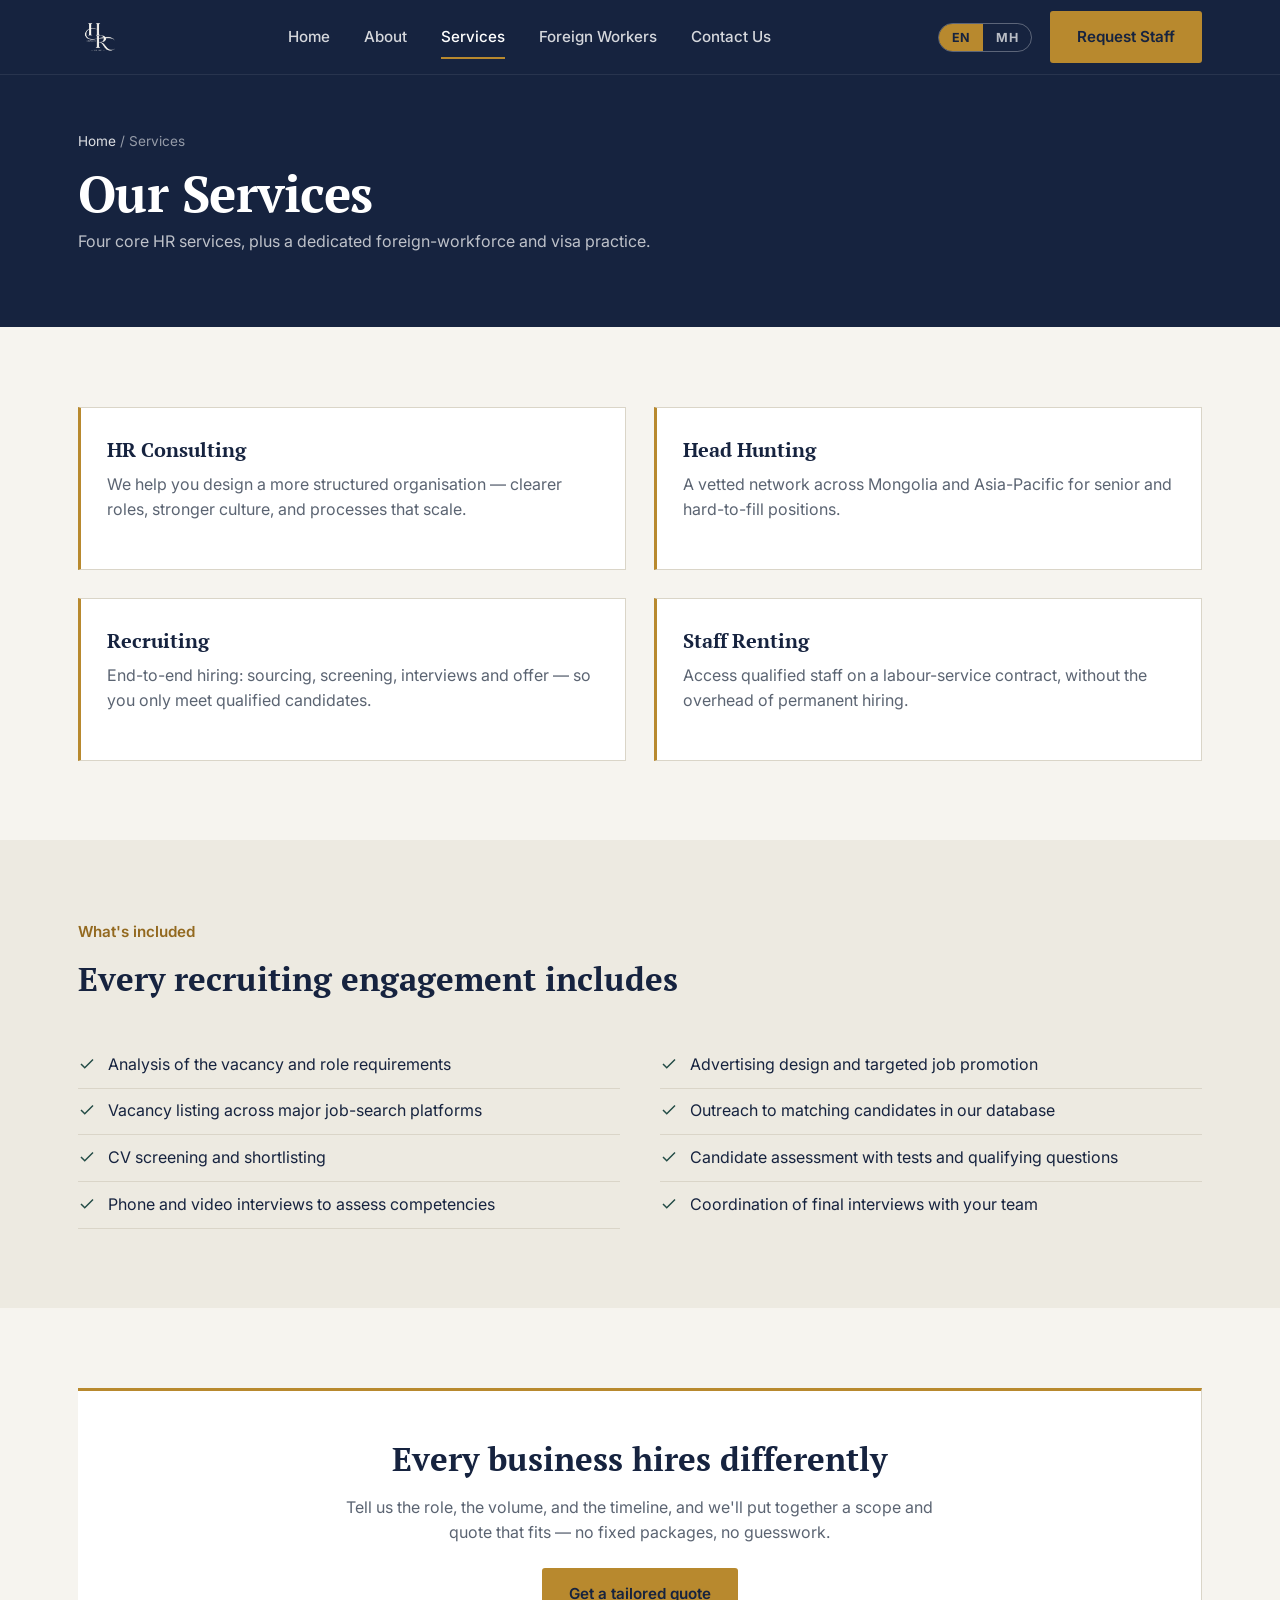
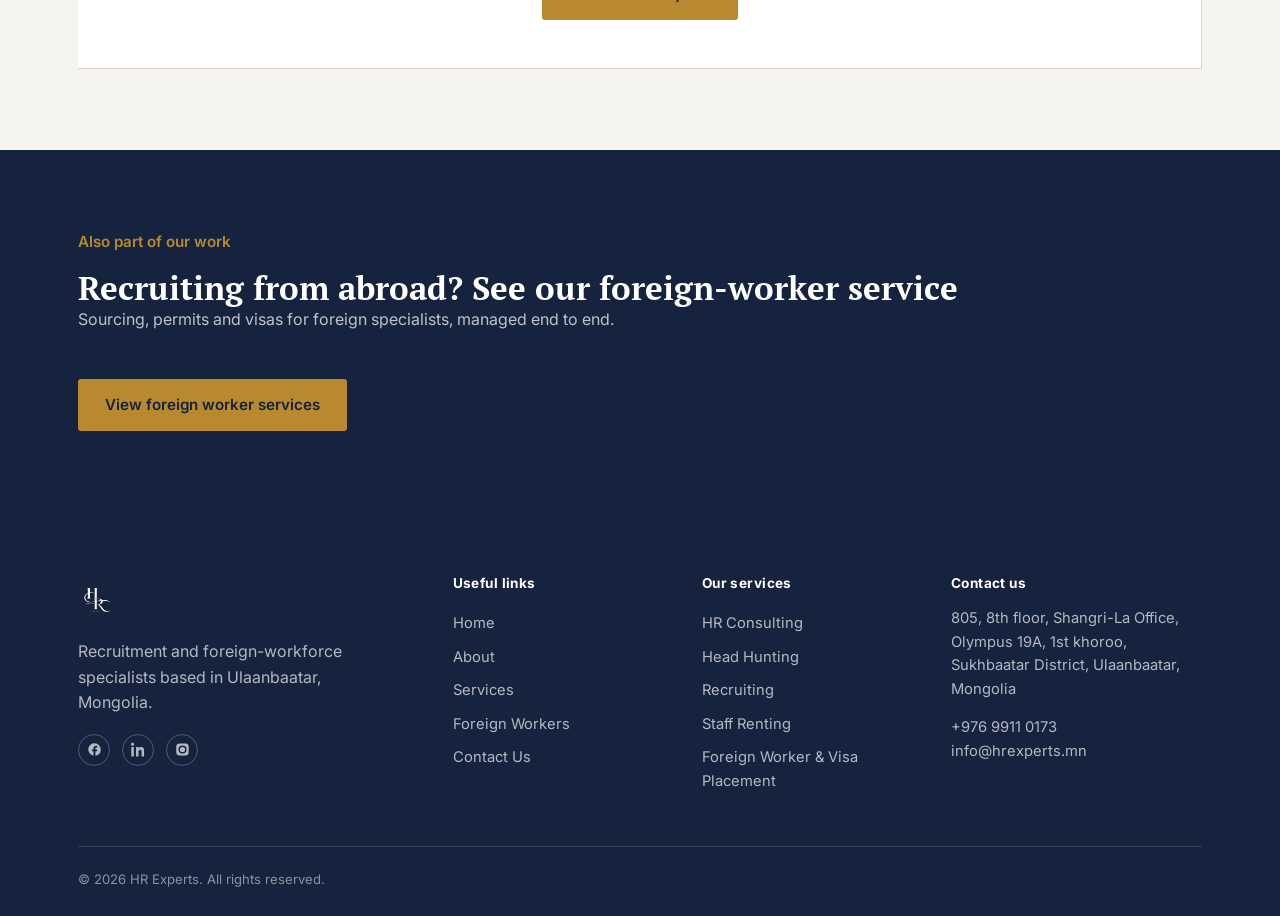
<file: services.html>
<!doctype html>
<html lang="en">
<head>
<meta charset="utf-8">
<meta name="viewport" content="width=device-width, initial-scale=1.0">
<title>Services — HR Experts</title>
<meta name="description" content="HR Consulting, Head Hunting, Recruiting and Staff Renting services from HR Experts, Mongolia.">
<link rel="preconnect" href="https://fonts.googleapis.com">
<link href="https://fonts.googleapis.com/css2?family=PT+Serif:wght@400;700&family=Inter:wght@400;500;600;700&display=swap" rel="stylesheet">
<link rel="icon" href="assets/img/favicon-32.png" sizes="32x32" type="image/png">
<link rel="icon" href="assets/img/favicon-512.png" sizes="512x512" type="image/png">
<link rel="apple-touch-icon" href="assets/img/favicon-180.png">
<meta name="theme-color" content="#16233F">
<link rel="stylesheet" href="assets/css/style.css">
</head>
<body>

<header class="site-header">
  <div class="container">
    <a href="index.html" class="logo"><img src="assets/img/logo-white.png" alt="HR Experts" width="140" height="145"></a>
    <nav class="nav">
      <a href="index.html" data-i18n="nav.home">Home</a>
      <a href="about.html" data-i18n="nav.about">About</a>
      <a href="services.html" class="active" data-i18n="nav.services">Services</a>
      <a href="foreign-workers.html" data-i18n="nav.fw">Foreign Workers</a>
      <a href="contact.html" data-i18n="nav.contact">Contact Us</a>
    </nav>
    <div class="header-right">
      <div class="lang-toggle">
        <button data-lang="en">EN</button>
        <button data-lang="mn">МН</button>
      </div>
      <a href="foreign-workers.html#employer-form" class="btn btn-primary" data-i18n="nav.cta">Request Staff</a>
      <button class="nav-toggle" aria-label="Menu">&#9776;</button>
    </div>
  </div>
</header>

<section class="page-hero">
  <div class="container">
    <div class="crumb"><a href="index.html" data-i18n="nav.home">Home</a> / <span data-i18n="services.crumb">Services</span></div>
    <h1 data-i18n="services.h1">Our Services</h1>
    <p data-i18n="services.lead">Four core HR services, plus a dedicated foreign-workforce and visa practice.</p>
  </div>
</section>

<section>
  <div class="container">
    <div class="grid grid-2">
      <div class="panel">
        <h3 data-i18n="home.s1.h">HR Consulting</h3>
        <p data-i18n="home.s1.p">We help you design a more structured organisation — clearer roles, stronger culture, and processes that scale.</p>
      </div>
      <div class="panel">
        <h3 data-i18n="home.s2.h">Head Hunting</h3>
        <p data-i18n="home.s2.p">A vetted network across Mongolia and Asia-Pacific for senior and hard-to-fill positions.</p>
      </div>
      <div class="panel">
        <h3 data-i18n="home.s3.h">Recruiting</h3>
        <p data-i18n="home.s3.p">End-to-end hiring: sourcing, screening, interviews and offer — so you only meet qualified candidates.</p>
      </div>
      <div class="panel">
        <h3 data-i18n="home.s4.h">Staff Renting</h3>
        <p data-i18n="home.s4.p">Access qualified staff on a labour-service contract, without the overhead of permanent hiring.</p>
      </div>
    </div>
  </div>
</section>

<section class="alt">
  <div class="container">
    <div class="section-head">
      <div class="hero-eyebrow" style="color:var(--brass-dark)" data-i18n="services.included.eyebrow">What's included</div>
      <h2 data-i18n="services.included.h2">Every recruiting engagement includes</h2>
    </div>
    <ul class="checklist grid grid-2" style="gap:0 40px;">
      <li><svg width="18" height="18" viewBox="0 0 24 24" fill="none" stroke="currentColor" stroke-width="2"><path d="M20 6L9 17l-5-5"/></svg><span data-i18n="services.inc1">Analysis of the vacancy and role requirements</span></li>
      <li><svg width="18" height="18" viewBox="0 0 24 24" fill="none" stroke="currentColor" stroke-width="2"><path d="M20 6L9 17l-5-5"/></svg><span data-i18n="services.inc2">Advertising design and targeted job promotion</span></li>
      <li><svg width="18" height="18" viewBox="0 0 24 24" fill="none" stroke="currentColor" stroke-width="2"><path d="M20 6L9 17l-5-5"/></svg><span data-i18n="services.inc3">Vacancy listing across major job-search platforms</span></li>
      <li><svg width="18" height="18" viewBox="0 0 24 24" fill="none" stroke="currentColor" stroke-width="2"><path d="M20 6L9 17l-5-5"/></svg><span data-i18n="services.inc4">Outreach to matching candidates in our database</span></li>
      <li><svg width="18" height="18" viewBox="0 0 24 24" fill="none" stroke="currentColor" stroke-width="2"><path d="M20 6L9 17l-5-5"/></svg><span data-i18n="services.inc5">CV screening and shortlisting</span></li>
      <li><svg width="18" height="18" viewBox="0 0 24 24" fill="none" stroke="currentColor" stroke-width="2"><path d="M20 6L9 17l-5-5"/></svg><span data-i18n="services.inc6">Candidate assessment with tests and qualifying questions</span></li>
      <li><svg width="18" height="18" viewBox="0 0 24 24" fill="none" stroke="currentColor" stroke-width="2"><path d="M20 6L9 17l-5-5"/></svg><span data-i18n="services.inc7">Phone and video interviews to assess competencies</span></li>
      <li><svg width="18" height="18" viewBox="0 0 24 24" fill="none" stroke="currentColor" stroke-width="2"><path d="M20 6L9 17l-5-5"/></svg><span data-i18n="services.inc8">Coordination of final interviews with your team</span></li>
    </ul>
  </div>
</section>

<section>
  <div class="container">
    <div class="panel" style="text-align:center; padding:48px; border-left:none; border-top:3px solid var(--brass);">
      <h2 data-i18n="services.quote.h2">Every business hires differently</h2>
      <p style="margin:0 auto 22px;" data-i18n="services.quote.p">Tell us the role, the volume, and the timeline, and we'll put together a scope and quote that fits — no fixed packages, no guesswork.</p>
      <a href="contact.html" class="btn btn-primary" data-i18n="services.quote.btn">Get a tailored quote</a>
    </div>
  </div>
</section>

<section class="dark">
  <div class="container" style="display:flex; justify-content:space-between; align-items:center; gap:30px; flex-wrap:wrap;">
    <div>
      <div class="hero-eyebrow" data-i18n="services.fw.eyebrow">Also part of our work</div>
      <h2 style="margin-bottom:0;" data-i18n="services.fw.h2">Recruiting from abroad? See our foreign-worker service</h2>
      <p data-i18n="services.fw.p">Sourcing, permits and visas for foreign specialists, managed end to end.</p>
    </div>
    <a href="foreign-workers.html" class="btn btn-primary" data-i18n="services.fw.btn">View foreign worker services</a>
  </div>
</section>

<footer class="site-footer" id="site-footer-include"></footer>

<script src="assets/js/main.js"></script>
<script src="assets/js/footer.js"></script>
</body>
</html>
</file>
<file: assets/css/style.css>
/* ============================================================
   HR Experts — design system
   Ink Navy / Brass / Paper — a document & seal motif
   ============================================================ */

:root{
  --ink:        #16233F;
  --ink-soft:   #24314F;
  --paper:      #F6F4EF;
  --paper-dim:  #EDEAE1;
  --line:       #DAD5C8;
  --slate:      #5B6472;
  --brass:      #B8892E;
  --brass-dark: #93691F;
  --teal:       #234C46;
  --stamp-red:  #9C3B31;
  --white:      #FFFFFF;

  --serif: "PT Serif", "Noto Serif", Georgia, serif;
  --sans: "Inter", "Noto Sans", -apple-system, BlinkMacSystemFont, sans-serif;

  --maxw: 1180px;
  --radius: 3px;
}

*,*::before,*::after{ box-sizing:border-box; }
html{ scroll-behavior:smooth; }
html.js-smooth-scroll{ scroll-behavior:auto; }
@media (max-width: 720px){
  html{ scroll-padding-top: 70px; }
}

body{
  margin:0;
  font-family:var(--sans);
  color:var(--ink);
  background:var(--paper);
  line-height:1.6;
  font-size:16px;
  -webkit-font-smoothing:antialiased;
}

h1,h2,h3,h4{
  font-family:var(--serif);
  font-weight:700;
  line-height:1.18;
  margin:0 0 .5em;
  color:var(--ink);
}
h1{ font-size:clamp(2.1rem, 4vw, 3.4rem); letter-spacing:-.01em; }
h2{ font-size:clamp(1.6rem, 2.6vw, 2.3rem); }
h3{ font-size:1.25rem; }
p{ margin:0 0 1em; color:var(--slate); max-width:62ch; }
a{ color:inherit; text-decoration:none; }
img{ max-width:100%; display:block; }
ul{ margin:0; padding:0; list-style:none; }
button{ font-family:inherit; cursor:pointer; }

.container{ max-width:var(--maxw); margin:0 auto; padding:0 28px; }
.hidden{ display:none !important; }

/* focus visibility */
a:focus-visible, button:focus-visible, input:focus-visible, textarea:focus-visible, select:focus-visible{
  outline:2px solid var(--brass);
  outline-offset:2px;
}

/* ---------------- buttons ---------------- */
.btn{
  display:inline-flex;
  align-items:center;
  gap:8px;
  padding:13px 26px;
  border-radius:var(--radius);
  font-weight:600;
  font-size:.95rem;
  border:1px solid transparent;
  transition:transform .15s ease, background-color .15s ease, color .15s ease, border-color .15s ease;
  white-space:nowrap;
}
.btn-primary{ background:var(--brass); color:var(--ink); }
.btn-primary:hover{ background:var(--brass-dark); transform:translateY(-2px); box-shadow:0 8px 18px rgba(22,35,63,.18); }
.btn-ghost{ border-color:rgba(255,255,255,.4); color:var(--white); }
.btn-ghost:hover{ border-color:var(--white); background:rgba(255,255,255,.08); transform:translateY(-2px); }
.btn-outline{ border-color:var(--ink); color:var(--ink); }
.btn-outline:hover{ background:var(--ink); color:var(--paper); transform:translateY(-2px); }
.btn:active{ transform:translateY(0); box-shadow:none; }
.btn-block{ width:100%; justify-content:center; }
.btn[disabled]{ opacity:.55; cursor:default; }

/* ---------------- header ---------------- */
.site-header{
  position:sticky; top:0; z-index:100;
  background:var(--ink);
  border-bottom:1px solid rgba(255,255,255,.08);
  transition:box-shadow .25s ease, background-color .25s ease;
}
.site-header.is-scrolled{
  box-shadow:0 6px 20px rgba(0,0,0,.18);
}
.site-header .container{
  display:flex; align-items:center; justify-content:space-between;
  height:74px;
  transition:height .25s ease;
}
.site-header.is-scrolled .container{ height:64px; }
.logo{
  display:flex; align-items:center; gap:10px;
  font-family:var(--serif); font-weight:700; font-size:1.25rem; color:var(--white);
  flex:none;
}
.logo .mark{ color:var(--brass); }
.logo img{
  height:46px; width:auto; display:block;
  transition:height .25s ease, transform .2s ease;
}
.site-header.is-scrolled .logo img{ height:38px; }
.logo:hover img{ transform:scale(1.04); }
.nav{ display:flex; align-items:center; gap:34px; }
.nav a{
  color:rgba(255,255,255,.82);
  font-size:.95rem; font-weight:500;
  padding:8px 0; position:relative;
  transition:color .18s ease;
}
.nav a::after{
  content:""; position:absolute; left:0; right:100%; bottom:-2px; height:2px; background:var(--brass);
  transition:right .22s ease;
}
.nav a:hover, .nav a.active{ color:var(--white); }
.nav a:hover::after{ right:0; }
.nav a.active::after{ right:0; }
.header-right{ display:flex; align-items:center; gap:18px; }

.lang-toggle{
  display:flex; border:1px solid rgba(255,255,255,.3); border-radius:20px; overflow:hidden;
}
.lang-toggle button{
  background:transparent; border:none; color:rgba(255,255,255,.7);
  padding:6px 13px; font-size:.78rem; font-weight:700; letter-spacing:.03em;
}
.lang-toggle button.active{ background:var(--brass); color:var(--ink); }

.nav-toggle{ display:none; background:none; border:none; color:var(--white); font-size:1.5rem; }

/* ---------------- hero ---------------- */
.hero{
  background:var(--ink);
  color:var(--white);
  position:relative;
  overflow:hidden;
  padding:76px 0 64px;
}
.hero .container{
  display:grid; grid-template-columns:1.15fr .85fr; gap:48px; align-items:center;
  perspective:1000px;
}
.hero-eyebrow{ color:var(--brass); font-weight:600; font-size:.95rem; margin-bottom:14px; }
.hero h1{ color:var(--white); }
.hero p.lead{ color:rgba(255,255,255,.75); font-size:1.1rem; max-width:52ch; }
.hero-ctas{ display:flex; gap:14px; margin-top:28px; flex-wrap:wrap; }
.hero-stats{ display:flex; gap:38px; margin-top:52px; flex-wrap:wrap; }
.hero-stats .stat b{ display:block; font-family:var(--serif); font-size:1.8rem; color:var(--white); }
.hero-stats .stat span{ color:rgba(255,255,255,.6); font-size:.85rem; }
.hero-seal{ justify-self:center; will-change:transform; }

/* small page hero (interior pages) */
.page-hero{
  background:var(--ink); color:var(--white); padding:56px 0;
}
.page-hero .crumb{ color:rgba(255,255,255,.55); font-size:.85rem; margin-bottom:10px; }
.page-hero .crumb a{ color:rgba(255,255,255,.85); }
.page-hero h1{ color:var(--white); margin-bottom:6px; }
.page-hero p{ color:rgba(255,255,255,.72); }

/* ---------------- sections ---------------- */
section{ padding:80px 0; }
.section-tight{ padding:56px 0; }
.section-head{ max-width:640px; margin-bottom:44px; }
.rule{ border:none; border-top:1px solid var(--line); margin:0; }
.alt{ background:var(--paper-dim); }
.dark{ background:var(--ink); color:var(--white); }
.dark h2, .dark h3{ color:var(--white); }
.dark p{ color:rgba(255,255,255,.72); }

/* audience split */
.split{
  display:grid; grid-template-columns:1fr 1fr; gap:1px; background:var(--line);
  border:1px solid var(--line);
}
.split-panel{ background:var(--paper); padding:44px; }
.split-panel .tag{
  display:inline-block; font-size:.78rem; font-weight:700; letter-spacing:.03em;
  color:var(--teal); border:1px solid var(--teal); padding:3px 10px; border-radius:20px; margin-bottom:16px;
}
.split-panel:last-child .tag{ color:var(--brass-dark); border-color:var(--brass-dark); }

/* cards / grid */
.grid{ display:grid; gap:28px; }
.grid-3{ grid-template-columns:repeat(3,1fr); }
.grid-4{ grid-template-columns:repeat(4,1fr); }
.grid-2{ grid-template-columns:repeat(2,1fr); }

.panel{
  background:var(--white);
  border:1px solid var(--line);
  border-left:3px solid var(--brass);
  padding:30px 26px;
}
.panel h3{ margin-bottom:10px; }
.panel .icon{ margin-bottom:16px; color:var(--brass-dark); }
.panel a.more{ display:inline-block; margin-top:12px; font-weight:600; font-size:.9rem; color:var(--teal); border-bottom:1px solid var(--teal); }

/* process steps */
.steps{ counter-reset:step; }
.step{
  display:grid; grid-template-columns:64px 1fr; gap:20px;
  padding:26px 0; border-top:1px solid var(--line);
}
.step:last-child{ border-bottom:1px solid var(--line); }
.step .num{
  counter-increment:step; font-family:var(--serif); font-size:1.5rem; color:var(--brass-dark);
}
.step .num::before{ content: counter(step, decimal-leading-zero); }

/* stat strip */
.stat-strip{
  display:grid; grid-template-columns:repeat(4,1fr); gap:1px; background:var(--line); border:1px solid var(--line);
}
.stat-strip div{ background:var(--white); padding:26px; text-align:left; }
.stat-strip b{ font-family:var(--serif); font-size:2rem; display:block; }
.stat-strip span{ font-size:.85rem; color:var(--slate); }

/* checklist */
.checklist li{
  display:flex; gap:12px; padding:10px 0; border-bottom:1px solid var(--line); color:var(--ink);
}
.checklist li:last-child{ border-bottom:none; }
.checklist svg{ flex:none; margin-top:3px; color:var(--teal); }

/* job listings */
.job-filters{ display:flex; gap:10px; flex-wrap:wrap; margin-bottom:28px; }
.job-filters button{
  background:var(--white); border:1px solid var(--line); padding:8px 16px; border-radius:20px; font-size:.85rem; font-weight:600; color:var(--slate);
}
.job-filters button.active{ background:var(--ink); color:var(--white); border-color:var(--ink); }
.job-card{
  display:flex; justify-content:space-between; align-items:center; gap:20px;
  background:var(--white); border:1px solid var(--line); padding:22px 26px; margin-bottom:14px;
}
.job-card .job-meta{ display:flex; gap:14px; margin-top:6px; flex-wrap:wrap; }
.job-tag{ font-size:.78rem; font-weight:600; color:var(--teal); background:rgba(35,76,70,.08); padding:3px 10px; border-radius:20px; }
.job-tag.visa{ color:var(--brass-dark); background:rgba(184,137,46,.12); }
.job-empty{ padding:40px; text-align:center; color:var(--slate); border:1px dashed var(--line); }

/* forms */
.form-card{ background:var(--white); border:1px solid var(--line); padding:36px; }
.field{ margin-bottom:20px; }
.field label{ display:block; font-weight:600; font-size:.88rem; margin-bottom:7px; }
.field .hint{ font-size:.8rem; color:var(--slate); margin-top:5px; }
.field input, .field select, .field textarea{
  width:100%; padding:12px 14px; border:1px solid var(--line); border-radius:var(--radius);
  background:var(--paper); font-family:inherit; font-size:.95rem; color:var(--ink);
}
.field input:focus, .field select:focus, .field textarea:focus{ background:var(--white); border-color:var(--brass); outline:none; }
.field-row{ display:grid; grid-template-columns:1fr 1fr; gap:18px; }
.form-note{ font-size:.82rem; color:var(--slate); margin-top:14px; }
.form-success{
  display:none; background:rgba(35,76,70,.08); border:1px solid var(--teal); color:var(--teal);
  padding:16px 18px; border-radius:var(--radius); font-weight:600; margin-bottom:20px;
}
.form-success.show{ display:block; }

/* testimonial / quote */
.quote{ border-left:3px solid var(--brass); padding-left:22px; font-family:var(--serif); font-size:1.3rem; color:var(--ink); }
.quote cite{ display:block; font-family:var(--sans); font-style:normal; font-size:.85rem; color:var(--slate); margin-top:14px; }

/* logos strip */
.logo-strip{ display:flex; gap:44px; flex-wrap:wrap; align-items:center; opacity:.7; }

/* CTA band */
.cta-band{
  background:var(--teal); color:var(--white); padding:56px 0; text-align:center;
}
.cta-band h2{ color:var(--white); }
.cta-band p{ color:rgba(255,255,255,.78); margin:0 auto 26px; }

/* footer */
.site-footer{ background:var(--ink); color:rgba(255,255,255,.75); padding:64px 0 26px; }
.footer-grid{ display:grid; grid-template-columns:1.6fr 1fr 1fr 1.2fr; gap:40px; margin-bottom:48px; }
.site-footer h4{ color:var(--white); font-family:var(--sans); font-size:.85rem; letter-spacing:.03em; margin-bottom:16px; }
.site-footer a{ color:rgba(255,255,255,.68); display:block; padding:5px 0; font-size:.92rem; }
.site-footer a:hover{ color:var(--brass); }
.footer-bottom{
  border-top:1px solid rgba(255,255,255,.12); padding-top:22px;
  display:flex; justify-content:space-between; flex-wrap:wrap; gap:10px; font-size:.82rem; color:rgba(255,255,255,.5);
}
.social{ display:flex; gap:12px; }
.social a{ width:32px; height:32px; border:1px solid rgba(255,255,255,.25); border-radius:50%; display:flex; align-items:center; justify-content:center; padding:0; transition:border-color .18s ease, background-color .18s ease, transform .18s ease; }
.social a:hover{ border-color:var(--brass); background:rgba(184,137,46,.12); transform:translateY(-2px); }
.site-footer .logo img{ height:40px; }

/* ---------------- motion: scroll reveal ---------------- */
.reveal{
  opacity:0;
  transform:translateY(22px);
  transition:opacity .6s cubic-bezier(.2,.7,.2,1), transform .6s cubic-bezier(.2,.7,.2,1);
  will-change:opacity, transform;
}
.reveal.in-view{ opacity:1; transform:translateY(0); }

/* card / interactive hover lift */
.panel, .job-card, .split-panel{
  transition:transform .25s ease, box-shadow .25s ease, border-color .25s ease;
}
.panel:hover, .job-card:hover{
  transform:translateY(-4px);
  box-shadow:0 14px 28px rgba(22,35,63,.1);
}
.split-panel:hover{ background:var(--paper-dim); }

.badge, .job-tag{ transition:transform .18s ease, background-color .18s ease; }
.badge:hover{ border-color:var(--brass-dark); color:var(--ink); transform:translateY(-1px); }

/* hero seal: gentle continuous rotation */
.hero-seal svg{ animation:spin-slow 60s linear infinite; }
@keyframes spin-slow{ to{ transform:rotate(360deg); } }

@media (prefers-reduced-motion: reduce){
  .reveal{ opacity:1 !important; transform:none !important; }
  .hero-seal svg{ animation:none !important; }
}

/* misc */
.badge-row{ display:flex; gap:10px; flex-wrap:wrap; margin-top:18px; }
.badge{ font-size:.78rem; font-weight:600; border:1px solid var(--line); padding:5px 12px; border-radius:20px; color:var(--slate); }

/* map/contact block */
.contact-grid{ display:grid; grid-template-columns:1fr 1fr; gap:44px; }
.contact-detail{ display:flex; gap:14px; padding:16px 0; border-bottom:1px solid var(--line); }
.contact-detail svg{ flex:none; color:var(--brass-dark); }

/* responsive */
@media (max-width: 960px){
  .hero .container{ grid-template-columns:1fr; }
  .hero-seal{ display:none; }
  .grid-4{ grid-template-columns:repeat(2,1fr); }
  .grid-3{ grid-template-columns:repeat(2,1fr); }
  .split{ grid-template-columns:1fr; }
  .stat-strip{ grid-template-columns:repeat(2,1fr); }
  .footer-grid{ grid-template-columns:1fr 1fr; }
  .contact-grid{ grid-template-columns:1fr; }
}
@media (max-width: 720px){
  .site-header .container{ height:66px; }
  .header-right{ gap:8px; }
  .header-right .btn-primary{ padding:9px 14px; font-size:.8rem; }
  .lang-toggle button{ padding:5px 9px; font-size:.72rem; }
  .nav{
    position:absolute; top:66px; left:0; right:0; background:var(--ink);
    flex-direction:column; align-items:flex-start; gap:0; padding:0 28px;
    max-height:0; overflow:hidden; border-bottom:1px solid rgba(255,255,255,.08);
    transition:max-height .3s ease, padding .3s ease;
  }
  .nav.open{ max-height:340px; padding:10px 28px 20px; }
  .nav a{ width:100%; padding:12px 0; }
  .nav-toggle{ display:block; transition:transform .2s ease; }
  .nav.open ~ .header-right .nav-toggle{ transform:rotate(90deg); }
  .grid-4, .grid-3, .grid-2{ grid-template-columns:1fr; }
  .field-row{ grid-template-columns:1fr; }
  .job-card{ flex-direction:column; align-items:flex-start; }
  .footer-grid{ grid-template-columns:1fr; }
  section{ padding:56px 0; }
  .hero{ padding:52px 0 44px; }
  .hero-stats{ gap:26px 34px; margin-top:38px; }
}
@media (max-width: 480px){
  .container{ padding:0 20px; }
  .stat-strip{ grid-template-columns:1fr 1fr; }
  h1{ font-size:clamp(1.8rem, 8vw, 2.4rem); }
  .form-card{ padding:24px; }
  .header-right .btn-primary{ display:none; }
  .logo img{ height:36px; }
}
@media (prefers-reduced-motion: reduce){
  *{ scroll-behavior:auto !important; animation:none !important; transition:none !important; }
}
</file>
